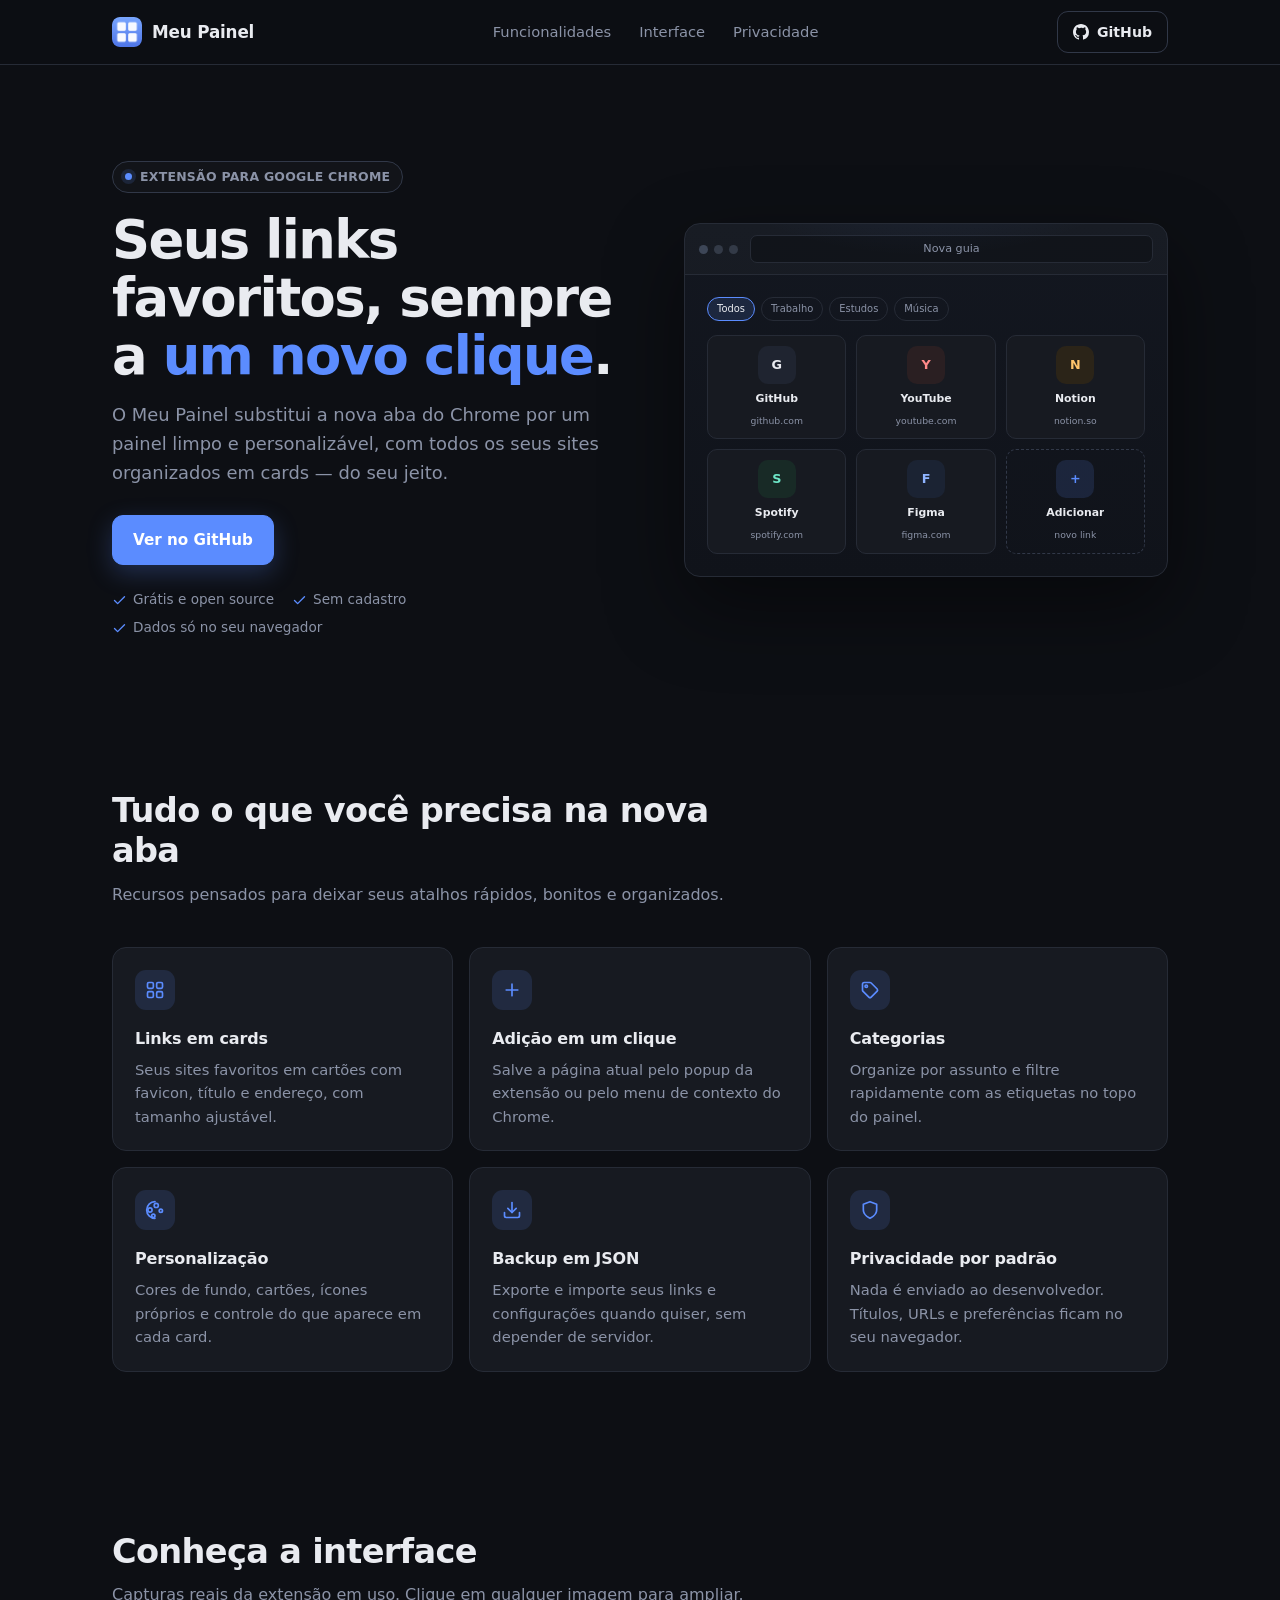
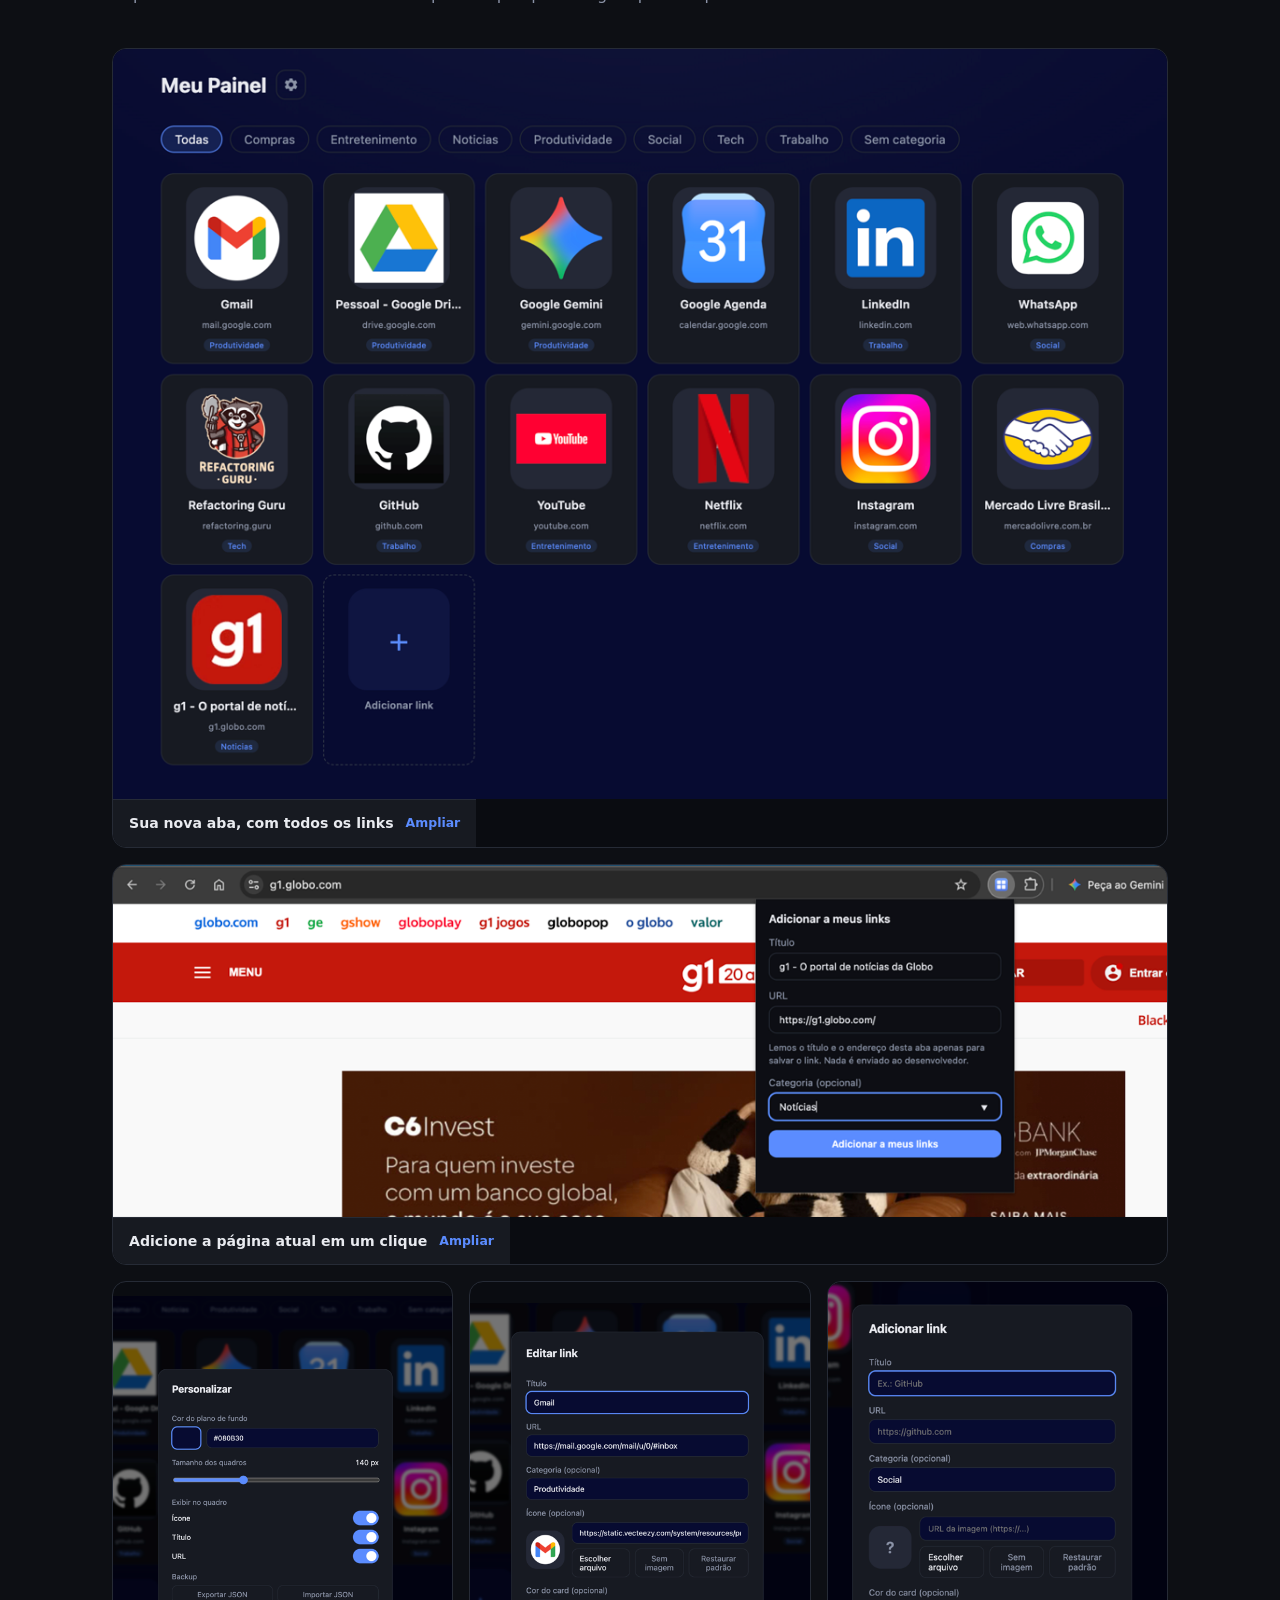
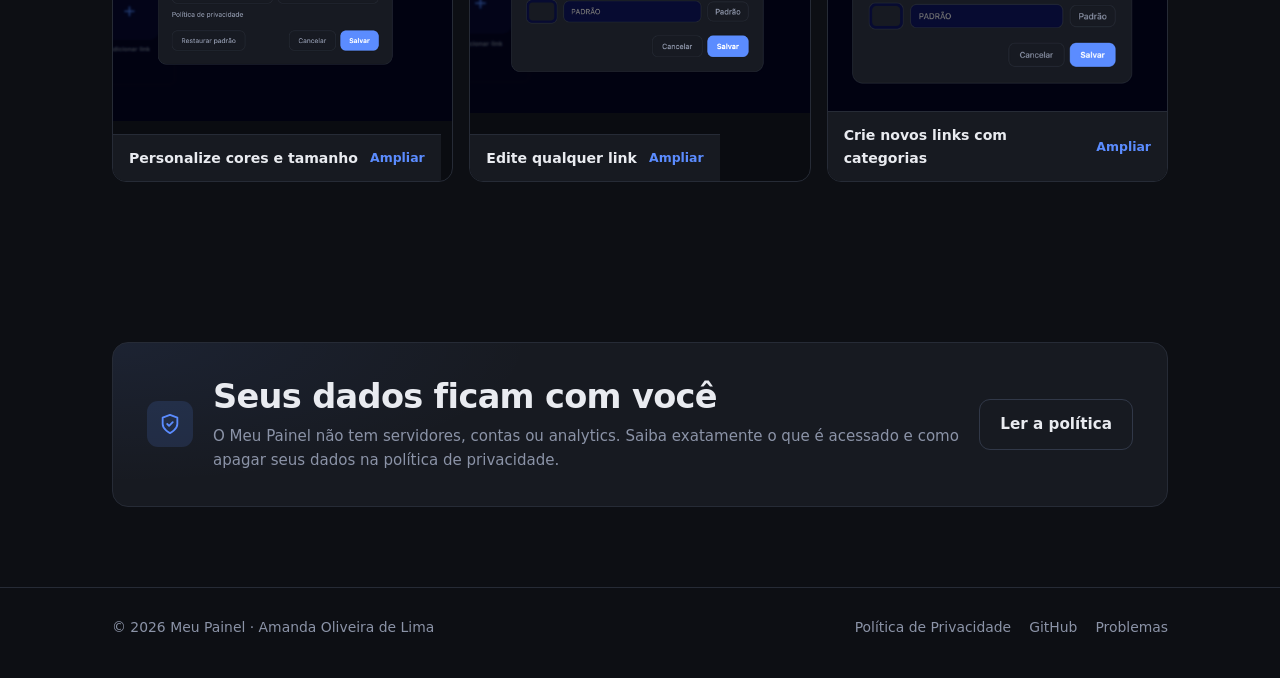
<file: docs/index.html>
<!DOCTYPE html>
<html lang="pt-BR">
<head>
  <meta charset="UTF-8" />
  <meta name="viewport" content="width=device-width, initial-scale=1" />
  <meta name="theme-color" content="#0d0f14" />
  <link rel="icon" href="icon128.png" type="image/png" />
  <title>Meu Painel — Extensão para Google Chrome</title>
  <meta name="description" content="Meu Painel transforma a nova aba do Chrome em um painel de links favoritos em cards. Seus dados ficam apenas no seu navegador." />
  <style>
    :root {
      color-scheme: dark;
      --bg: #0d0f14;
      --bg-glow: rgba(91, 140, 255, 0.16);
      --card: #171a21;
      --card-hover: #1e222b;
      --border: #262b36;
      --border-strong: #313848;
      --surface-2: #232836;
      --text: #e9ebf0;
      --muted: #8b93a7;
      --accent: #5b8cff;
      --accent-soft: rgba(91, 140, 255, 0.14);
      --radius: 16px;
      --maxw: 1120px;
      --font: system-ui, -apple-system, "Segoe UI", Roboto, sans-serif;
    }

    * { box-sizing: border-box; }

    html { scroll-behavior: smooth; }

    body {
      margin: 0;
      background:
        radial-gradient(1200px 600px at 50% -10%, var(--bg-glow), transparent 60%),
        var(--bg);
      color: var(--text);
      font-family: var(--font);
      line-height: 1.6;
      -webkit-font-smoothing: antialiased;
    }

    a { color: inherit; }

    img, svg { display: block; max-width: 100%; }

    .wrap {
      width: 100%;
      max-width: var(--maxw);
      margin: 0 auto;
      padding: 0 clamp(18px, 4vw, 32px);
    }

    /* ---------- Header ---------- */
    .site-header {
      position: sticky;
      top: 0;
      z-index: 20;
      background: rgba(13, 15, 20, 0.78);
      border-bottom: 1px solid var(--border);
      backdrop-filter: blur(12px);
      -webkit-backdrop-filter: blur(12px);
    }

    .site-header .wrap {
      display: flex;
      align-items: center;
      justify-content: space-between;
      gap: 16px;
      min-height: 64px;
    }

    .brand {
      display: inline-flex;
      align-items: center;
      gap: 10px;
      font-weight: 700;
      font-size: 1.05rem;
      letter-spacing: -0.01em;
      text-decoration: none;
      white-space: nowrap;
    }

    .brand img {
      width: 30px;
      height: 30px;
      border-radius: 8px;
    }

    .nav {
      display: flex;
      align-items: center;
      gap: 4px;
    }

    .nav a {
      padding: 8px 12px;
      border-radius: 9px;
      color: var(--muted);
      font-size: 0.92rem;
      text-decoration: none;
      transition: color .15s, background .15s;
    }

    .nav a:hover,
    .nav a:focus-visible {
      color: var(--text);
      background: var(--surface-2);
    }

    /* ---------- Buttons ---------- */
    .btn {
      display: inline-flex;
      align-items: center;
      justify-content: center;
      gap: 8px;
      padding: 12px 20px;
      border: 1px solid var(--border-strong);
      border-radius: 11px;
      background: transparent;
      color: var(--text);
      font: inherit;
      font-weight: 600;
      font-size: 0.95rem;
      text-decoration: none;
      transition: background .15s, border-color .15s, transform .15s;
    }

    .btn:hover { background: var(--surface-2); }
    .btn:active { transform: translateY(1px); }

    .btn-primary {
      background: var(--accent);
      border-color: var(--accent);
      color: #fff;
      box-shadow: 0 8px 24px rgba(91, 140, 255, 0.25);
    }

    .btn-primary:hover { background: #6d99ff; border-color: #6d99ff; }

    .btn-sm { padding: 9px 15px; font-size: 0.88rem; }

    :focus-visible {
      outline: 2px solid var(--accent);
      outline-offset: 3px;
    }

    /* ---------- Hero ---------- */
    .hero {
      display: grid;
      grid-template-columns: minmax(0, 1.05fr) minmax(0, 1fr);
      align-items: center;
      gap: clamp(32px, 6vw, 64px);
      padding: clamp(48px, 8vw, 96px) 0 clamp(40px, 6vw, 72px);
    }

    .eyebrow {
      display: inline-flex;
      align-items: center;
      gap: 8px;
      margin: 0 0 18px;
      padding: 5px 12px;
      border: 1px solid var(--border-strong);
      border-radius: 999px;
      background: rgba(255, 255, 255, 0.02);
      color: var(--muted);
      font-size: 0.78rem;
      font-weight: 600;
      letter-spacing: 0.02em;
      text-transform: uppercase;
    }

    .eyebrow .dot {
      width: 7px;
      height: 7px;
      border-radius: 50%;
      background: var(--accent);
      box-shadow: 0 0 0 4px var(--accent-soft);
    }

    h1 {
      margin: 0 0 16px;
      font-size: clamp(2rem, 5.4vw, 3.3rem);
      line-height: 1.1;
      letter-spacing: -0.03em;
      text-wrap: balance;
    }

    h1 em {
      font-style: normal;
      color: var(--accent);
    }

    .lead {
      margin: 0 0 28px;
      max-width: 46ch;
      color: var(--muted);
      font-size: clamp(1rem, 2.2vw, 1.12rem);
    }

    .hero-actions {
      display: flex;
      flex-wrap: wrap;
      gap: 12px;
    }

    .hero-note {
      display: flex;
      flex-wrap: wrap;
      gap: 6px 18px;
      margin: 24px 0 0;
      padding: 0;
      list-style: none;
      color: var(--muted);
      font-size: 0.85rem;
    }

    .hero-note li { display: inline-flex; align-items: center; gap: 6px; }
    .hero-note svg { color: var(--accent); flex: 0 0 auto; }

    /* ---------- Mockup ---------- */
    .mockup {
      position: relative;
      border: 1px solid var(--border);
      border-radius: var(--radius);
      background: linear-gradient(180deg, #131720, #10131a);
      box-shadow: 0 30px 80px rgba(0, 0, 0, 0.45);
      overflow: hidden;
    }

    .mockup::before {
      content: "";
      position: absolute;
      inset: -40% -20% auto;
      height: 70%;
      background: radial-gradient(60% 100% at 50% 0%, rgba(91, 140, 255, 0.18), transparent 70%);
      pointer-events: none;
    }

    .mockup-bar {
      display: flex;
      align-items: center;
      gap: 12px;
      padding: 11px 14px;
      border-bottom: 1px solid var(--border);
      background: rgba(255, 255, 255, 0.02);
    }

    .dots { display: flex; gap: 6px; }
    .dots span {
      width: 9px;
      height: 9px;
      border-radius: 50%;
      background: #333a47;
    }
    .dots span:first-child { background: #3d4657; }

    .mockup-url {
      flex: 1;
      padding: 4px 10px;
      border: 1px solid var(--border);
      border-radius: 7px;
      background: rgba(13, 15, 20, 0.6);
      color: var(--muted);
      font-size: 0.7rem;
      text-align: center;
      white-space: nowrap;
      overflow: hidden;
      text-overflow: ellipsis;
    }

    .mockup-body { padding: clamp(14px, 3vw, 22px); }

    .mockup-chips {
      display: flex;
      gap: 6px;
      margin-bottom: 14px;
      overflow: hidden;
    }

    .mockup-chips span {
      padding: 3px 9px;
      border: 1px solid var(--border);
      border-radius: 999px;
      color: var(--muted);
      font-size: 0.62rem;
      white-space: nowrap;
    }

    .mockup-chips span.active {
      border-color: var(--accent);
      background: var(--accent-soft);
      color: var(--text);
    }

    .mockup-grid {
      display: grid;
      grid-template-columns: repeat(3, 1fr);
      gap: 10px;
    }

    .mini-card {
      display: flex;
      flex-direction: column;
      align-items: center;
      gap: 6px;
      padding: 10px 6px;
      border: 1px solid var(--border);
      border-radius: 10px;
      background: var(--card);
      text-align: center;
    }

    .mini-avatar {
      display: grid;
      place-items: center;
      width: clamp(26px, 7vw, 38px);
      aspect-ratio: 1;
      border-radius: 10px;
      background: var(--surface-2);
      color: var(--text);
      font-size: clamp(0.62rem, 1.6vw, 0.8rem);
      font-weight: 700;
    }

    .mini-card b {
      max-width: 100%;
      color: var(--text);
      font-size: clamp(0.55rem, 1.4vw, 0.68rem);
      font-weight: 600;
      white-space: nowrap;
      overflow: hidden;
      text-overflow: ellipsis;
    }

    .mini-card small {
      max-width: 100%;
      color: var(--muted);
      font-size: clamp(0.5rem, 1.2vw, 0.58rem);
      white-space: nowrap;
      overflow: hidden;
      text-overflow: ellipsis;
    }

    .mini-add {
      border-style: dashed;
      border-color: var(--border-strong);
      background: transparent;
      color: var(--muted);
    }
    .mini-add .mini-avatar { background: var(--accent-soft); color: var(--accent); }

    /* ---------- Sections ---------- */
    section { padding: clamp(44px, 7vw, 80px) 0; }

    .section-head {
      max-width: 640px;
      margin-bottom: clamp(24px, 4vw, 40px);
    }

    h2 {
      margin: 0 0 10px;
      font-size: clamp(1.45rem, 3.6vw, 2.1rem);
      line-height: 1.2;
      letter-spacing: -0.02em;
    }

    .section-head p {
      margin: 0;
      color: var(--muted);
    }

    /* ---------- Features ---------- */
    .features {
      display: grid;
      grid-template-columns: repeat(auto-fit, minmax(min(100%, 270px), 1fr));
      gap: 16px;
    }

    .feature {
      padding: 22px;
      border: 1px solid var(--border);
      border-radius: 14px;
      background: var(--card);
      transition: border-color .15s, background .15s, transform .15s;
    }

    .feature:hover {
      border-color: var(--border-strong);
      background: var(--card-hover);
      transform: translateY(-2px);
    }

    .feature-icon {
      display: grid;
      place-items: center;
      width: 40px;
      height: 40px;
      margin-bottom: 16px;
      border-radius: 11px;
      background: var(--accent-soft);
      color: var(--accent);
    }

    .feature h3 {
      margin: 0 0 6px;
      font-size: 1rem;
      letter-spacing: -0.01em;
    }

    .feature p {
      margin: 0;
      color: var(--muted);
      font-size: 0.92rem;
    }

    /* ---------- Screenshots ---------- */
    .shots {
      display: grid;
      gap: 16px;
    }

    .shot {
      display: flex;
      flex-direction: column;
      width: 100%;
      margin: 0;
      padding: 0;
      border: 1px solid var(--border);
      border-radius: 14px;
      background: #0a0c11;
      color: var(--text);
      font: inherit;
      text-align: left;
      cursor: zoom-in;
      overflow: hidden;
      transition: border-color .15s, transform .15s, box-shadow .15s;
    }

    .shot:hover {
      border-color: var(--border-strong);
      transform: translateY(-2px);
      box-shadow: 0 18px 44px rgba(0, 0, 0, 0.38);
    }

    .shot img {
      display: block;
      flex: 1 1 auto;
      width: 100%;
      height: auto;
      min-height: 0;
      object-fit: contain;
    }

    .shot-cap {
      display: flex;
      align-items: center;
      justify-content: space-between;
      gap: 12px;
      padding: 12px 16px;
      border-top: 1px solid var(--border);
      background: var(--card);
      color: var(--text);
      font-size: 0.88rem;
      font-weight: 600;
    }

    .shot-zoom {
      flex: 0 0 auto;
      color: var(--accent);
      font-size: 0.78rem;
      font-weight: 600;
    }

    .shots-dialogs {
      display: grid;
      grid-template-columns: repeat(auto-fit, minmax(min(100%, 220px), 1fr));
      gap: 16px;
    }

    /* ---------- Lightbox ---------- */
    .lightbox {
      width: fit-content;
      min-width: min(320px, 92vw);
      max-width: min(1100px, 94vw);
      max-height: 92vh;
      padding: 0;
      border: 1px solid var(--border-strong);
      border-radius: 14px;
      background: #0a0c11;
      color: var(--text);
      overflow: hidden;
    }

    .lightbox::backdrop {
      background: rgba(5, 7, 11, 0.85);
      backdrop-filter: blur(4px);
      -webkit-backdrop-filter: blur(4px);
    }

    .lightbox img {
      display: block;
      max-width: 100%;
      max-height: 78vh;
      margin: 0 auto;
      object-fit: contain;
    }

    .lb-bar {
      display: flex;
      flex-wrap: wrap;
      align-items: center;
      justify-content: space-between;
      gap: 10px 16px;
      padding: 12px 16px;
      border-top: 1px solid var(--border);
      background: var(--card);
    }

    .lb-caption {
      flex: 1 1 240px;
      margin: 0;
      color: var(--muted);
      font-size: 0.88rem;
    }

    .lb-controls {
      display: flex;
      gap: 8px;
    }

    .lb-btn {
      display: grid;
      place-items: center;
      width: 34px;
      height: 34px;
      padding: 0;
      border: 1px solid var(--border-strong);
      border-radius: 9px;
      background: transparent;
      color: var(--text);
      font: inherit;
      font-size: 1rem;
      line-height: 1;
      cursor: pointer;
      transition: background .15s, border-color .15s;
    }

    .lb-btn:hover { background: var(--surface-2); }

    /* ---------- Privacy ---------- */
    .privacy-card {
      display: flex;
      flex-wrap: wrap;
      align-items: center;
      gap: 20px;
      padding: clamp(24px, 4vw, 34px);
      border: 1px solid var(--border);
      border-radius: var(--radius);
      background:
        radial-gradient(600px 200px at 0% 0%, rgba(91, 140, 255, 0.08), transparent 70%),
        var(--card);
    }

    .privacy-card .feature-icon {
      margin: 0;
      width: 46px;
      height: 46px;
    }

    .privacy-text { flex: 1 1 320px; }

    .privacy-text h2 { margin-bottom: 6px; }

    .privacy-text p {
      margin: 0;
      color: var(--muted);
      font-size: 0.94rem;
    }

    /* ---------- Footer ---------- */
    .site-footer {
      border-top: 1px solid var(--border);
      padding: 28px 0 40px;
      color: var(--muted);
      font-size: 0.87rem;
    }

    .site-footer .wrap {
      display: flex;
      flex-wrap: wrap;
      align-items: center;
      justify-content: space-between;
      gap: 12px 24px;
    }

    .footer-links {
      display: flex;
      flex-wrap: wrap;
      gap: 18px;
    }

    .footer-links a {
      color: var(--muted);
      text-decoration: none;
    }

    .footer-links a:hover { color: var(--text); }

    /* ---------- Responsive ---------- */
    @media (max-width: 900px) {
      .hero {
        grid-template-columns: 1fr;
        padding-top: clamp(36px, 7vw, 56px);
      }

      .hero-copy { order: 1; }
      .mockup { order: 2; max-width: 560px; }
      .lead { max-width: none; }
    }

    @media (max-width: 640px) {
      .nav { display: none; }
      .site-header .wrap { min-height: 58px; }
      .hero-actions .btn { flex: 1 1 auto; }
      .site-footer .wrap { flex-direction: column; align-items: flex-start; }
    }

    @media (max-width: 380px) {
      .mockup-grid { gap: 7px; }
      .mini-card { padding: 8px 4px; }
    }

    @media (prefers-reduced-motion: reduce) {
      html { scroll-behavior: auto; }
      *, *::before, *::after {
        transition-duration: 0.01ms !important;
        animation-duration: 0.01ms !important;
      }
    }
  </style>
</head>
<body>
  <header class="site-header">
    <div class="wrap">
      <a class="brand" href="#top">
        <img src="icon128.png" alt="" width="30" height="30" />
        Meu Painel
      </a>
      <nav class="nav" aria-label="Navegação principal">
        <a href="#funcionalidades">Funcionalidades</a>
        <a href="#interface">Interface</a>
        <a href="privacy.html">Privacidade</a>
      </nav>
      <a class="btn btn-sm" href="https://github.com/aolivma/meu-painel">
        <svg width="16" height="16" viewBox="0 0 16 16" fill="currentColor" aria-hidden="true">
          <path d="M8 0C3.58 0 0 3.58 0 8c0 3.54 2.29 6.53 5.47 7.59.4.07.55-.17.55-.38 0-.19-.01-.82-.01-1.49-2.01.37-2.53-.49-2.69-.94-.09-.23-.48-.94-.82-1.13-.28-.15-.68-.52-.01-.53.63-.01 1.08.58 1.23.82.72 1.21 1.87.87 2.33.66.07-.52.28-.87.51-1.07-1.78-.2-3.64-.89-3.64-3.95 0-.87.31-1.59.82-2.15-.08-.2-.36-1.02.08-2.12 0 0 .67-.21 2.2.82a7.4 7.4 0 0 1 2-.27c.68 0 1.36.09 2 .27 1.53-1.04 2.2-.82 2.2-.82.44 1.1.16 1.92.08 2.12.51.56.82 1.27.82 2.15 0 3.07-1.87 3.75-3.65 3.95.29.25.54.73.54 1.48 0 1.07-.01 1.93-.01 2.2 0 .21.15.46.55.38A8.01 8.01 0 0 0 16 8c0-4.42-3.58-8-8-8Z"/>
        </svg>
        GitHub
      </a>
    </div>
  </header>

  <main id="top">
    <div class="wrap">
      <section class="hero" aria-labelledby="hero-title">
        <div class="hero-copy">
          <p class="eyebrow"><span class="dot"></span>Extensão para Google Chrome</p>
          <h1 id="hero-title">Seus links favoritos, sempre a <em>um novo clique</em>.</h1>
          <p class="lead">
            O Meu Painel substitui a nova aba do Chrome por um painel limpo e personalizável,
            com todos os seus sites organizados em cards — do seu jeito.
          </p>
          <div class="hero-actions">
            <a class="btn btn-primary" href="https://github.com/aolivma/meu-painel">
              Ver no GitHub
            </a>
          </div>
          <ul class="hero-note">
            <li>
              <svg width="15" height="15" viewBox="0 0 24 24" fill="none" stroke="currentColor" stroke-width="2.2" stroke-linecap="round" stroke-linejoin="round" aria-hidden="true"><path d="M20 6 9 17l-5-5"/></svg>
              Grátis e open source
            </li>
            <li>
              <svg width="15" height="15" viewBox="0 0 24 24" fill="none" stroke="currentColor" stroke-width="2.2" stroke-linecap="round" stroke-linejoin="round" aria-hidden="true"><path d="M20 6 9 17l-5-5"/></svg>
              Sem cadastro
            </li>
            <li>
              <svg width="15" height="15" viewBox="0 0 24 24" fill="none" stroke="currentColor" stroke-width="2.2" stroke-linecap="round" stroke-linejoin="round" aria-hidden="true"><path d="M20 6 9 17l-5-5"/></svg>
              Dados só no seu navegador
            </li>
          </ul>
        </div>

        <div class="mockup" role="img" aria-label="Prévia do painel com cards de links, categorias e botão de adicionar">
          <div class="mockup-bar">
            <div class="dots" aria-hidden="true"><span></span><span></span><span></span></div>
            <div class="mockup-url">Nova guia</div>
          </div>
          <div class="mockup-body">
            <div class="mockup-chips" aria-hidden="true">
              <span class="active">Todos</span>
              <span>Trabalho</span>
              <span>Estudos</span>
              <span>Música</span>
            </div>
            <div class="mockup-grid">
              <div class="mini-card">
                <span class="mini-avatar" style="background:#1f2430;color:#e9ebf0">G</span>
                <b>GitHub</b>
                <small>github.com</small>
              </div>
              <div class="mini-card">
                <span class="mini-avatar" style="background:#2a1f22;color:#ff8a8a">Y</span>
                <b>YouTube</b>
                <small>youtube.com</small>
              </div>
              <div class="mini-card">
                <span class="mini-avatar" style="background:#2b2418;color:#ffc46b">N</span>
                <b>Notion</b>
                <small>notion.so</small>
              </div>
              <div class="mini-card">
                <span class="mini-avatar" style="background:#182a26;color:#6ee7c8">S</span>
                <b>Spotify</b>
                <small>spotify.com</small>
              </div>
              <div class="mini-card">
                <span class="mini-avatar" style="background:#1b2333;color:#8fb4ff">F</span>
                <b>Figma</b>
                <small>figma.com</small>
              </div>
              <div class="mini-card mini-add">
                <span class="mini-avatar" aria-hidden="true">+</span>
                <b>Adicionar</b>
                <small>novo link</small>
              </div>
            </div>
          </div>
        </div>
      </section>
    </div>

    <section id="funcionalidades" aria-labelledby="features-title">
      <div class="wrap">
        <div class="section-head">
          <h2 id="features-title">Tudo o que você precisa na nova aba</h2>
          <p>Recursos pensados para deixar seus atalhos rápidos, bonitos e organizados.</p>
        </div>
        <div class="features">
          <article class="feature">
            <div class="feature-icon" aria-hidden="true">
              <svg width="20" height="20" viewBox="0 0 24 24" fill="none" stroke="currentColor" stroke-width="2" stroke-linecap="round" stroke-linejoin="round"><rect x="3" y="3" width="7" height="7" rx="1.5"/><rect x="14" y="3" width="7" height="7" rx="1.5"/><rect x="3" y="14" width="7" height="7" rx="1.5"/><rect x="14" y="14" width="7" height="7" rx="1.5"/></svg>
            </div>
            <h3>Links em cards</h3>
            <p>Seus sites favoritos em cartões com favicon, título e endereço, com tamanho ajustável.</p>
          </article>
          <article class="feature">
            <div class="feature-icon" aria-hidden="true">
              <svg width="20" height="20" viewBox="0 0 24 24" fill="none" stroke="currentColor" stroke-width="2" stroke-linecap="round" stroke-linejoin="round"><path d="M12 5v14M5 12h14"/></svg>
            </div>
            <h3>Adição em um clique</h3>
            <p>Salve a página atual pelo popup da extensão ou pelo menu de contexto do Chrome.</p>
          </article>
          <article class="feature">
            <div class="feature-icon" aria-hidden="true">
              <svg width="20" height="20" viewBox="0 0 24 24" fill="none" stroke="currentColor" stroke-width="2" stroke-linecap="round" stroke-linejoin="round"><path d="M20.6 13.4 13.4 20.6a2 2 0 0 1-2.8 0l-7.2-7.2A2 2 0 0 1 3 12V5a2 2 0 0 1 2-2h7c.5 0 1 .2 1.4.6l7.2 7.2a2 2 0 0 1 0 2.6Z"/><circle cx="7.5" cy="7.5" r="1.5"/></svg>
            </div>
            <h3>Categorias</h3>
            <p>Organize por assunto e filtre rapidamente com as etiquetas no topo do painel.</p>
          </article>
          <article class="feature">
            <div class="feature-icon" aria-hidden="true">
              <svg width="20" height="20" viewBox="0 0 24 24" fill="none" stroke="currentColor" stroke-width="2" stroke-linecap="round" stroke-linejoin="round"><circle cx="13.5" cy="6.5" r="2.5"/><circle cx="19" cy="13" r="2"/><circle cx="6" cy="12" r="2.5"/><circle cx="10" cy="19" r="2"/><path d="M12 2a10 10 0 1 0 0 20"/></svg>
            </div>
            <h3>Personalização</h3>
            <p>Cores de fundo, cartões, ícones próprios e controle do que aparece em cada card.</p>
          </article>
          <article class="feature">
            <div class="feature-icon" aria-hidden="true">
              <svg width="20" height="20" viewBox="0 0 24 24" fill="none" stroke="currentColor" stroke-width="2" stroke-linecap="round" stroke-linejoin="round"><path d="M21 15v4a2 2 0 0 1-2 2H5a2 2 0 0 1-2-2v-4"/><path d="M7 10l5 5 5-5"/><path d="M12 15V3"/></svg>
            </div>
            <h3>Backup em JSON</h3>
            <p>Exporte e importe seus links e configurações quando quiser, sem depender de servidor.</p>
          </article>
          <article class="feature">
            <div class="feature-icon" aria-hidden="true">
              <svg width="20" height="20" viewBox="0 0 24 24" fill="none" stroke="currentColor" stroke-width="2" stroke-linecap="round" stroke-linejoin="round"><path d="M12 22s8-4 8-10V5l-8-3-8 3v7c0 6 8 10 8 10Z"/></svg>
            </div>
            <h3>Privacidade por padrão</h3>
            <p>Nada é enviado ao desenvolvedor. Títulos, URLs e preferências ficam no seu navegador.</p>
          </article>
        </div>
      </div>
    </section>

    <section id="interface" aria-labelledby="shots-title">
      <div class="wrap">
        <div class="section-head">
          <h2 id="shots-title">Conheça a interface</h2>
          <p>Capturas reais da extensão em uso. Clique em qualquer imagem para ampliar.</p>
        </div>

        <div class="shots">
          <button class="shot" type="button" data-caption="Sua nova aba, com todos os links">
            <img src="assets/screenshots/02-painel.png"
                 alt="Nova aba do Meu Painel com categorias e cards de Gmail, Google Drive, Gemini, Agenda, LinkedIn, WhatsApp, GitHub, YouTube, Netflix, Instagram, Mercado Livre e g1"
                 width="1129" height="804" loading="lazy" decoding="async" />
            <span class="shot-cap">
              <span>Sua nova aba, com todos os links</span>
              <span class="shot-zoom">Ampliar</span>
            </span>
          </button>

          <button class="shot" type="button" data-caption="Adicione a página atual em um clique">
            <img src="assets/screenshots/01-popup.png"
                 alt="Popup da extensão sobre o site g1, com título e URL preenchidos e categoria Notícias"
                 width="1200" height="401" loading="lazy" decoding="async" />
            <span class="shot-cap">
              <span>Adicione a página atual em um clique</span>
              <span class="shot-zoom">Ampliar</span>
            </span>
          </button>

          <div class="shots-dialogs">
            <button class="shot" type="button" data-caption="Personalize cores, tamanho e exibição">
              <img src="assets/screenshots/03-personalizar.png"
                   alt="Diálogo Personalizar com cor de fundo, tamanho dos quadros, opções de ícone, título e URL, além de exportar e importar JSON"
                   width="606" height="759" loading="lazy" decoding="async" />
              <span class="shot-cap">
                <span>Personalize cores e tamanho</span>
                <span class="shot-zoom">Ampliar</span>
              </span>
            </button>

            <button class="shot" type="button" data-caption="Edite qualquer link quando quiser">
              <img src="assets/screenshots/04-editar.png"
                   alt="Diálogo Editar link com campos de título, URL, categoria, ícone e cor do card preenchidos para o Gmail"
                   width="565" height="683" loading="lazy" decoding="async" />
              <span class="shot-cap">
                <span>Edite qualquer link</span>
                <span class="shot-zoom">Ampliar</span>
              </span>
            </button>

            <button class="shot" type="button" data-caption="Crie novos links com categorias">
              <img src="assets/screenshots/05-adicionar.png"
                   alt="Diálogo Adicionar link com campos vazios de título, URL, categoria, ícone e cor do card"
                   width="508" height="642" loading="lazy" decoding="async" />
              <span class="shot-cap">
                <span>Crie novos links com categorias</span>
                <span class="shot-zoom">Ampliar</span>
              </span>
            </button>
          </div>
        </div>
      </div>
    </section>

    <section aria-labelledby="privacy-title">
      <div class="wrap">
        <div class="privacy-card">
          <div class="feature-icon" aria-hidden="true">
            <svg width="22" height="22" viewBox="0 0 24 24" fill="none" stroke="currentColor" stroke-width="2" stroke-linecap="round" stroke-linejoin="round"><path d="M12 22s8-4 8-10V5l-8-3-8 3v7c0 6 8 10 8 10Z"/><path d="m9 12 2 2 4-4"/></svg>
          </div>
          <div class="privacy-text">
            <h2 id="privacy-title">Seus dados ficam com você</h2>
            <p>
              O Meu Painel não tem servidores, contas ou analytics. Saiba exatamente o que é
              acessado e como apagar seus dados na política de privacidade.
            </p>
          </div>
          <a class="btn" href="privacy.html">Ler a política</a>
        </div>
      </div>
    </section>
  </main>

  <footer class="site-footer">
    <div class="wrap">
      <span>© <span id="year">2026</span> Meu Painel · Amanda Oliveira de Lima</span>
      <nav class="footer-links" aria-label="Links do rodapé">
        <a href="privacy.html">Política de Privacidade</a>
        <a href="https://github.com/aolivma/meu-painel">GitHub</a>
        <a href="https://github.com/aolivma/meu-painel/issues">Problemas</a>
      </nav>
    </div>
  </footer>

  <dialog id="lightbox" class="lightbox" aria-labelledby="lb-caption">
    <img id="lb-img" src="assets/screenshots/02-painel.png" alt="" />
    <div class="lb-bar">
      <p id="lb-caption" class="lb-caption"></p>
      <div class="lb-controls">
        <button class="lb-btn" id="lb-prev" type="button" aria-label="Imagem anterior">‹</button>
        <button class="lb-btn" id="lb-next" type="button" aria-label="Próxima imagem">›</button>
        <button class="lb-btn" id="lb-close" type="button" aria-label="Fechar">✕</button>
      </div>
    </div>
  </dialog>

  <script>
    document.getElementById("year").textContent = new Date().getFullYear();

    const shotButtons = [...document.querySelectorAll(".shot")];
    const lightbox = document.getElementById("lightbox");
    const lbImg = document.getElementById("lb-img");
    const lbCaption = document.getElementById("lb-caption");
    const shots = shotButtons.map((button) => {
      const img = button.querySelector("img");
      return { src: img.getAttribute("src"), alt: img.alt, caption: button.dataset.caption || "" };
    });
    let activeShot = 0;

    function showShot(index) {
      activeShot = (index + shots.length) % shots.length;
      const shot = shots[activeShot];
      lbImg.src = shot.src;
      lbImg.alt = shot.alt;
      lbCaption.textContent = shot.caption;
      if (!lightbox.open) lightbox.showModal();
    }

    shotButtons.forEach((button, index) => {
      button.addEventListener("click", () => showShot(index));
    });

    document.getElementById("lb-prev").addEventListener("click", () => showShot(activeShot - 1));
    document.getElementById("lb-next").addEventListener("click", () => showShot(activeShot + 1));
    document.getElementById("lb-close").addEventListener("click", () => lightbox.close());

    lightbox.addEventListener("click", (event) => {
      if (event.target === lightbox) lightbox.close();
    });

    lightbox.addEventListener("keydown", (event) => {
      if (event.key === "ArrowLeft") showShot(activeShot - 1);
      if (event.key === "ArrowRight") showShot(activeShot + 1);
    });
  </script>
</body>
</html>
</file>
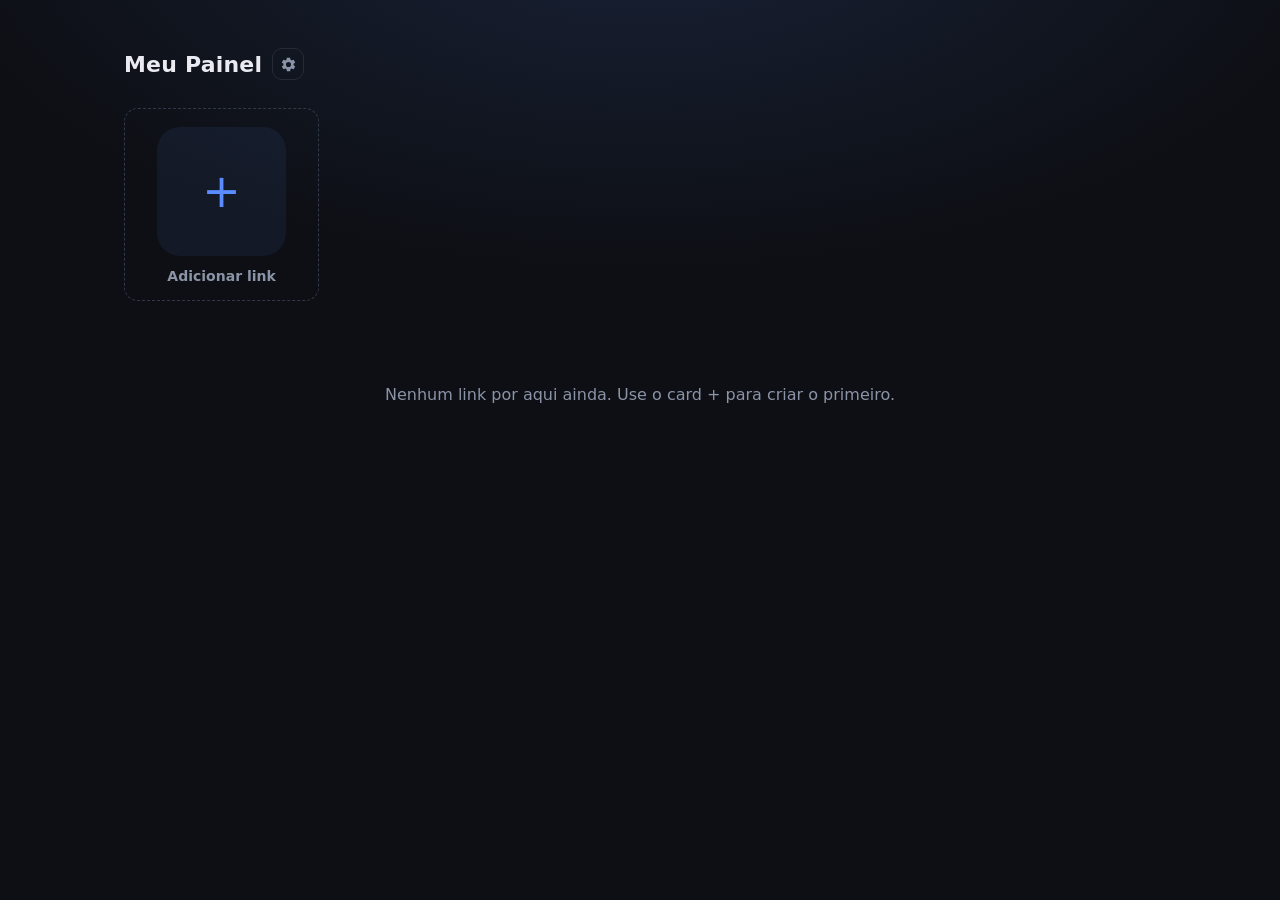
<file: newtab.html>
<!DOCTYPE html>
<html lang="pt-BR">
<head>
  <meta charset="UTF-8" />
  <meta name="viewport" content="width=device-width, initial-scale=1" />
  <title>Meu Painel</title>
  <link rel="stylesheet" href="style.css" />
</head>
<body>
  <div class="page">
    <header class="topbar">
      <div class="brand">
        <h1>Meu Painel</h1>
        <button id="settings-btn" class="gear-btn" type="button"
                title="Personalizar" aria-label="Personalizar">
          <svg viewBox="0 0 24 24" width="17" height="17" aria-hidden="true" focusable="false">
            <path fill="currentColor" d="M19.14 12.94c.04-.3.06-.61.06-.94 0-.32-.02-.64-.07-.94l2.03-1.58a.49.49 0 0 0 .12-.61l-1.92-3.32a.49.49 0 0 0-.59-.22l-2.39.96c-.5-.38-1.03-.7-1.62-.94l-.36-2.54a.48.48 0 0 0-.48-.41h-3.84a.48.48 0 0 0-.48.41l-.36 2.54c-.59.24-1.13.56-1.62.94l-2.39-.96a.49.49 0 0 0-.59.22L2.74 8.87c-.12.21-.08.47.12.61l2.03 1.58c-.05.3-.07.62-.07.94s.02.64.07.94l-2.03 1.58a.49.49 0 0 0-.12.61l1.92 3.32c.12.22.37.29.59.22l2.39-.96c.5.38 1.03.7 1.62.94l.36 2.54c.05.24.24.41.48.41h3.84c.24 0 .44-.17.48-.41l.36-2.54c.59-.24 1.13-.56 1.62-.94l2.39.96c.22.08.47 0 .59-.22l1.92-3.32a.49.49 0 0 0-.12-.61l-2.03-1.58ZM12 15.6A3.6 3.6 0 1 1 12 8.4a3.6 3.6 0 0 1 0 7.2Z"/>
          </svg>
        </button>
      </div>
    </header>

    <div id="chips" class="chips" hidden></div>

    <main id="grid" class="grid"></main>

    <p id="empty" class="empty" hidden></p>
  </div>

  <dialog id="dialog">
    <form id="form" method="dialog">
      <h2 id="dialog-heading">Adicionar link</h2>

      <label>
        Título
        <input id="input-title" type="text" required maxlength="60"
               placeholder="Ex.: GitHub" autocomplete="off" />
      </label>

      <label>
        URL
        <input id="input-url" type="text" required
               placeholder="https://github.com" autocomplete="off"
               inputmode="url" spellcheck="false" />
      </label>

      <label>
        Categoria (opcional)
        <input id="input-category" type="text" maxlength="40"
               list="category-options" placeholder="Ex.: Trabalho"
               autocomplete="off" />
      </label>
      <datalist id="category-options"></datalist>

      <div class="icon-field">
        <span class="field-label">Ícone (opcional)</span>
        <div class="icon-row">
          <span id="icon-preview" class="avatar preview"></span>
          <div class="icon-controls">
            <input id="input-icon-url" type="text" placeholder="URL da imagem (https://...)"
                   autocomplete="off" spellcheck="false" />
            <div class="icon-file-row">
              <label class="file-btn">
                Escolher arquivo
                <input id="input-icon-file" type="file" accept="image/*" hidden />
              </label>
              <button id="icon-none" type="button" class="ghost">Sem imagem</button>
              <button id="icon-reset" type="button" class="ghost">Restaurar padrão</button>
            </div>
          </div>
        </div>
      </div>

      <div class="icon-field">
        <span class="field-label">Cor do card (opcional)</span>
        <div class="color-row">
          <input id="input-card-color" type="color" value="#171a21"
                 aria-label="Cor do card" />
          <input id="input-card-color-hex" type="text" placeholder="Padrão"
                 maxlength="7" spellcheck="false" autocomplete="off"
                 aria-label="Código da cor do card" />
          <button id="card-color-reset" type="button" class="ghost">Padrão</button>
        </div>
      </div>

      <div class="actions">
        <button id="cancel-btn" type="button">Cancelar</button>
        <button class="primary" type="submit">Salvar</button>
      </div>
    </form>
  </dialog>

  <dialog id="settings-dialog">
    <form id="settings-form" method="dialog">
      <h2>Personalizar</h2>

      <div class="settings-field">
        <span class="field-label">Cor do plano de fundo</span>
        <div class="color-row">
          <input id="setting-bg" type="color" value="#0d0f14"
                 aria-label="Cor do plano de fundo" />
          <input id="setting-bg-hex" type="text" value="#0D0F14" maxlength="7"
                 spellcheck="false" autocomplete="off"
                 aria-label="Código da cor" />
        </div>
      </div>

      <div class="settings-field">
        <div class="range-header">
          <span class="field-label">Tamanho dos quadros</span>
          <span id="card-size-value" class="range-value">180 px</span>
        </div>
        <input id="setting-card-size" type="range" min="50" max="320" step="10"
               value="180" aria-label="Tamanho dos quadros" />
      </div>

      <div class="settings-field">
        <span class="field-label">Exibir no quadro</span>
        <div class="toggle-list">
          <div class="toggle-row">
            <span class="toggle-label">Ícone</span>
            <button id="toggle-icon" class="toggle-btn" type="button"
                    role="switch" aria-checked="true"
                    aria-label="Mostrar ícone"></button>
          </div>
          <div class="toggle-row">
            <span class="toggle-label">Título</span>
            <button id="toggle-title" class="toggle-btn" type="button"
                    role="switch" aria-checked="true"
                    aria-label="Mostrar título"></button>
          </div>
          <div class="toggle-row">
            <span class="toggle-label">URL</span>
            <button id="toggle-host" class="toggle-btn" type="button"
                    role="switch" aria-checked="true"
                    aria-label="Mostrar URL"></button>
          </div>
        </div>
      </div>

      <div class="settings-field">
        <span class="field-label">Backup</span>
        <div class="backup-row">
          <button id="export-btn" type="button" class="ghost">Exportar JSON</button>
          <button id="import-btn" type="button" class="ghost">Importar JSON</button>
          <input id="import-file" type="file" accept="application/json,.json" hidden />
        </div>
        <p id="backup-status" class="backup-status" hidden></p>
      </div>

      <p class="settings-privacy">
        <a id="privacy-link" href="docs/privacy.html" target="_blank" rel="noopener">
          Política de privacidade
        </a>
      </p>

      <div class="actions">
        <button id="settings-reset" type="button">Restaurar padrão</button>
        <button id="settings-cancel" type="button">Cancelar</button>
        <button class="primary" type="submit">Salvar</button>
      </div>
    </form>
  </dialog>

  <div id="context-menu" class="context-menu" hidden>
    <button id="context-delete" class="danger" type="button">Excluir link</button>
  </div>

  <script src="store.js"></script>
  <script src="newtab.js"></script>
</body>
</html>
</file>
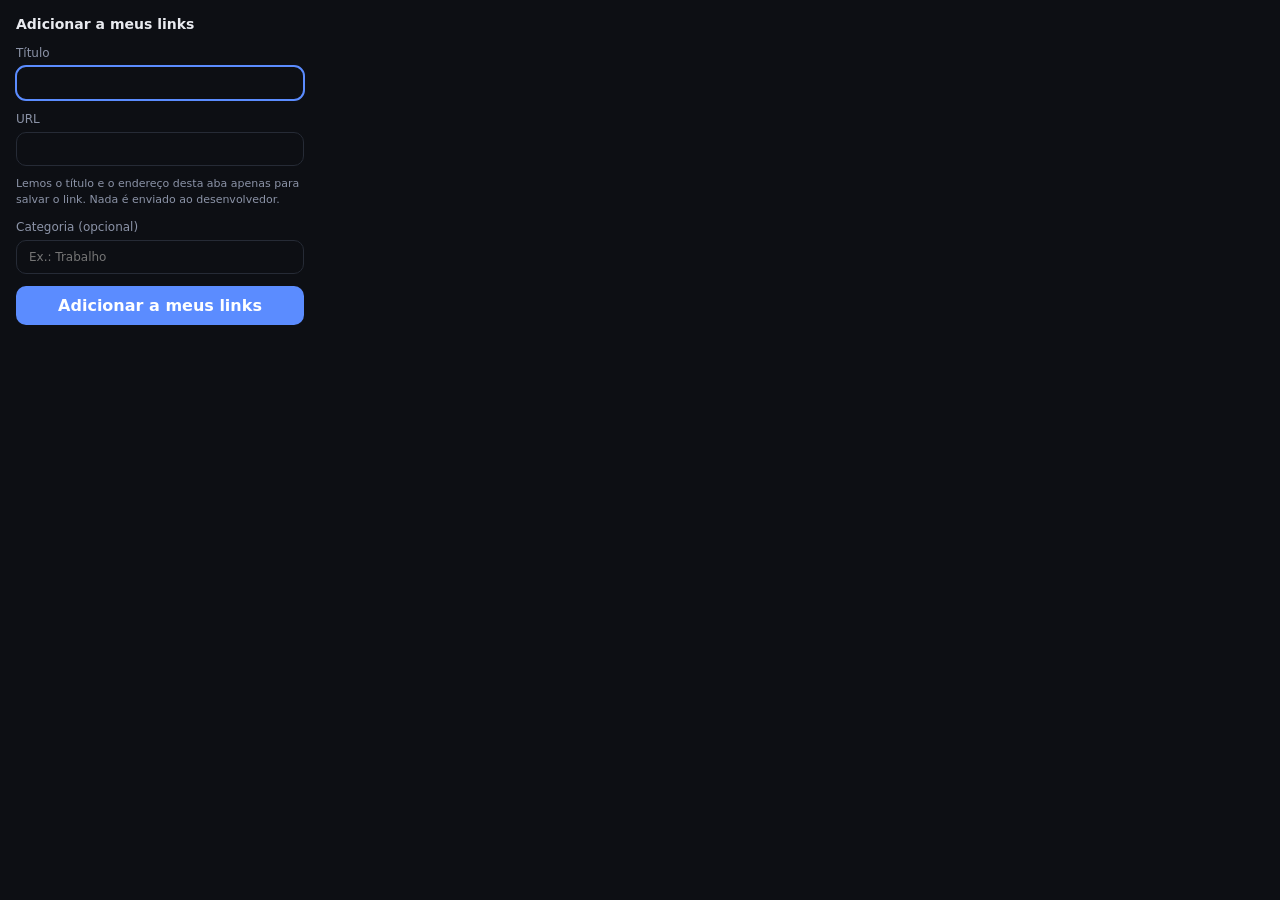
<file: popup.html>
<!DOCTYPE html>
<html lang="pt-BR">
<head>
  <meta charset="UTF-8" />
  <title>Adicionar a meus links</title>
  <link rel="stylesheet" href="popup.css" />
</head>
<body>
  <form id="form">
    <h1>Adicionar a meus links</h1>

    <label>
      Título
      <input id="title" type="text" required maxlength="60" autocomplete="off" />
    </label>

    <label>
      URL
      <input id="url" type="text" required spellcheck="false"
             autocomplete="off" inputmode="url" />
    </label>

    <p class="privacy-note">
      Lemos o título e o endereço desta aba apenas para salvar o link.
      Nada é enviado ao desenvolvedor.
    </p>

    <label>
      Categoria (opcional)
      <input id="category" type="text" maxlength="40"
             list="category-options" placeholder="Ex.: Trabalho" autocomplete="off" />
    </label>
    <datalist id="category-options"></datalist>

    <button id="submit" class="primary" type="submit">Adicionar a meus links</button>
    <p id="status" class="status"></p>
  </form>

  <script src="store.js"></script>
  <script src="popup.js"></script>
</body>
</html>
</file>
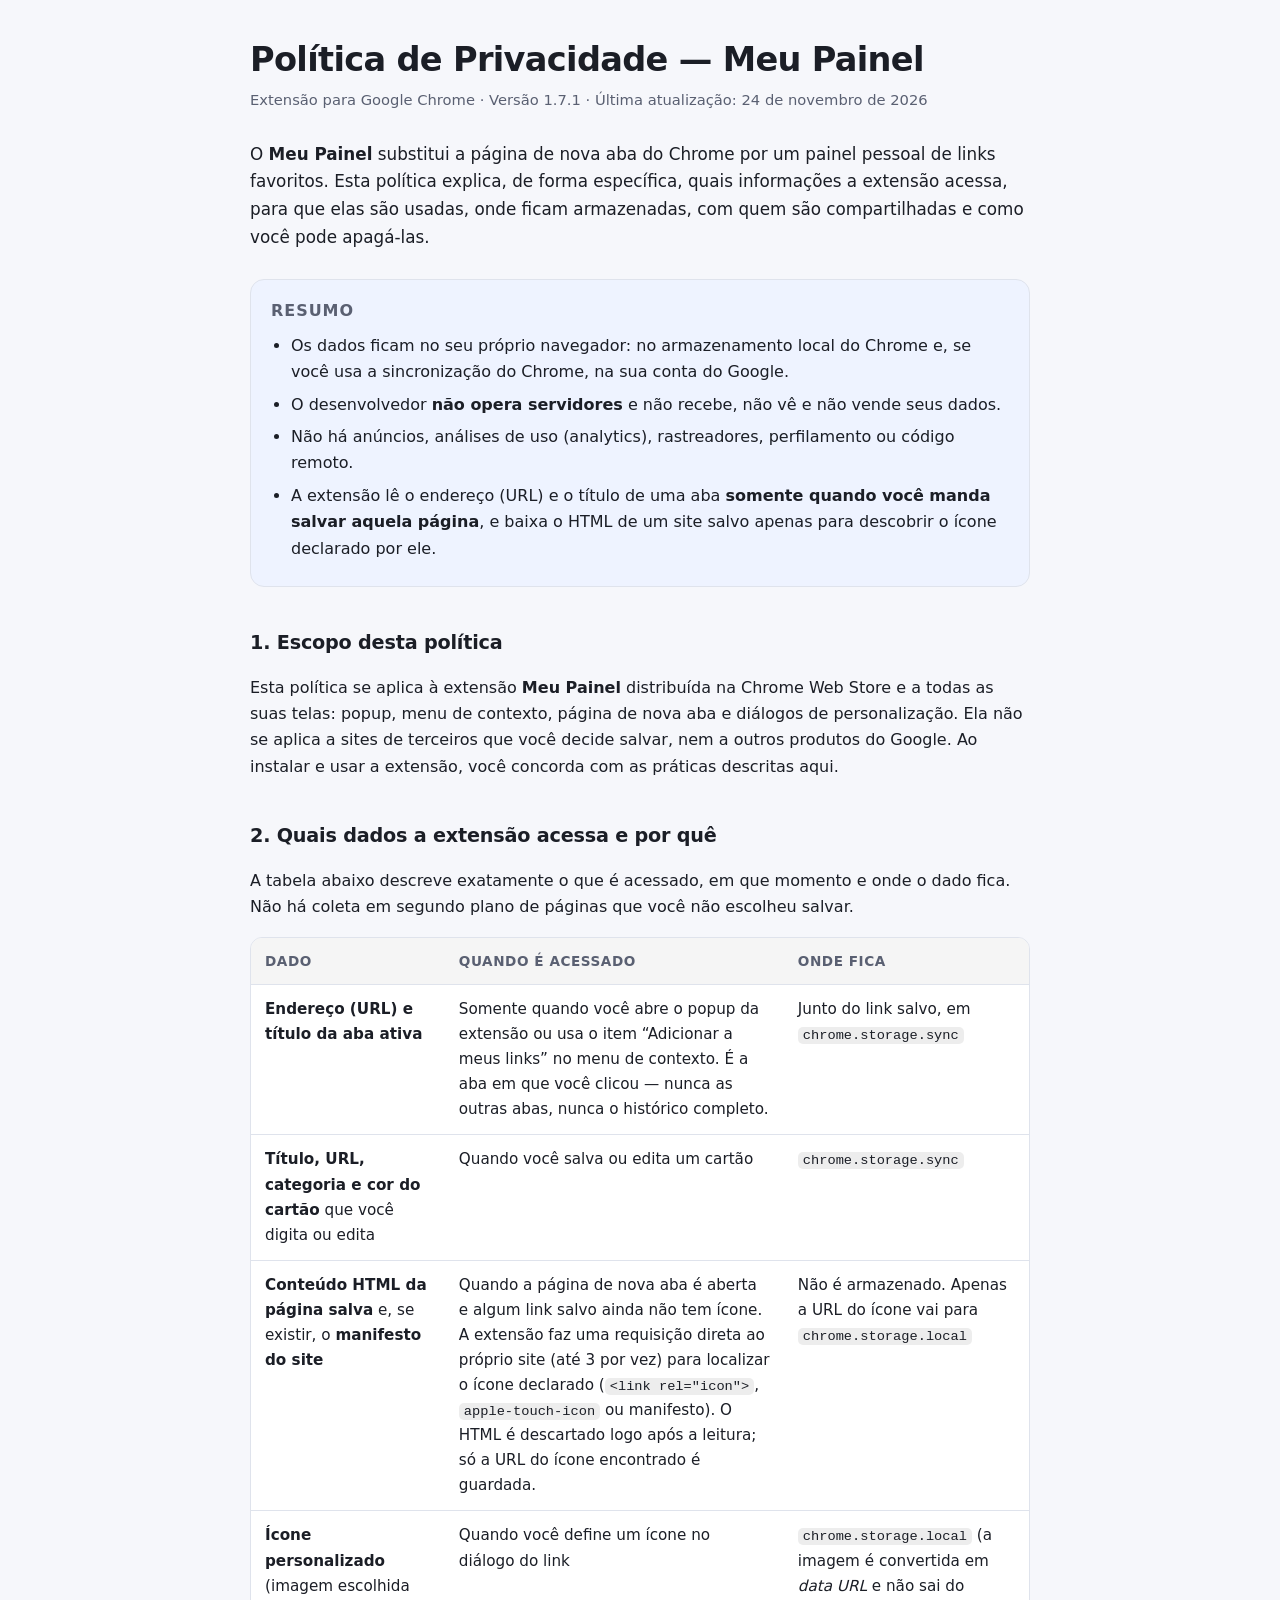
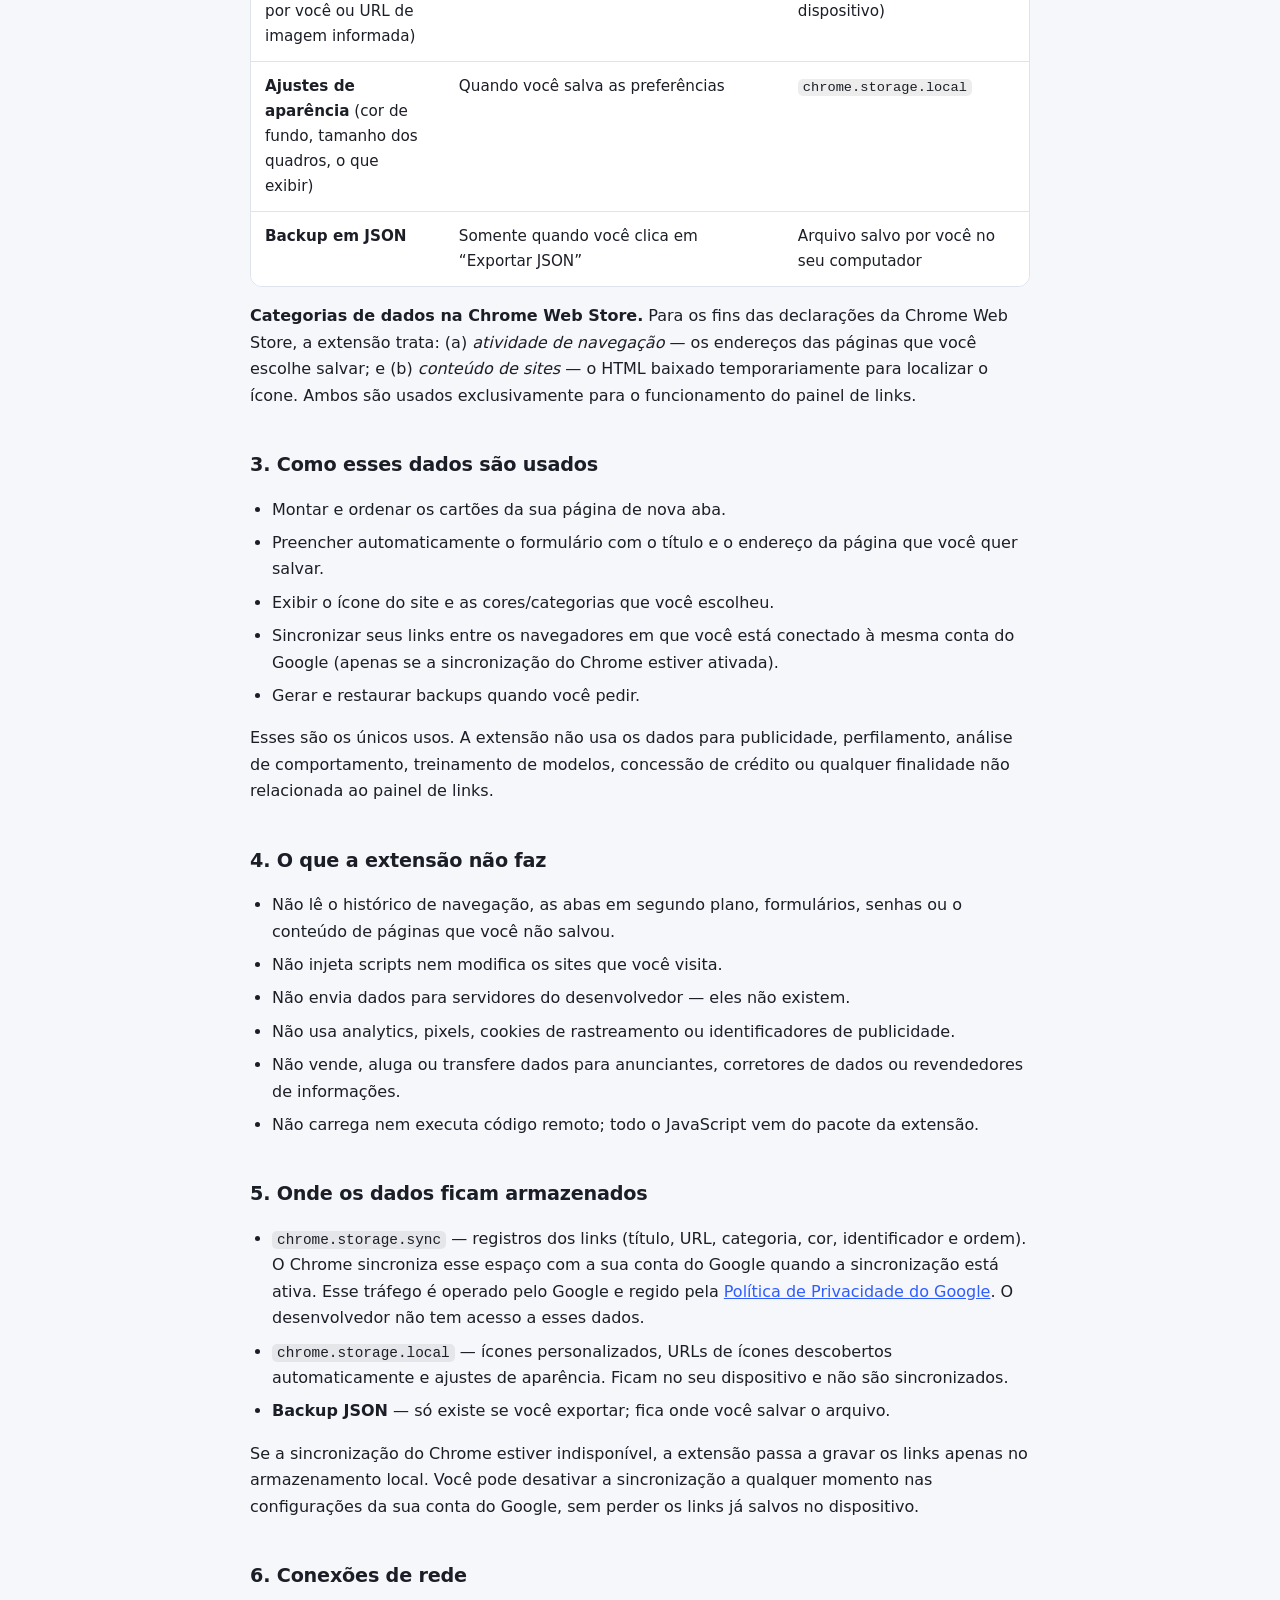
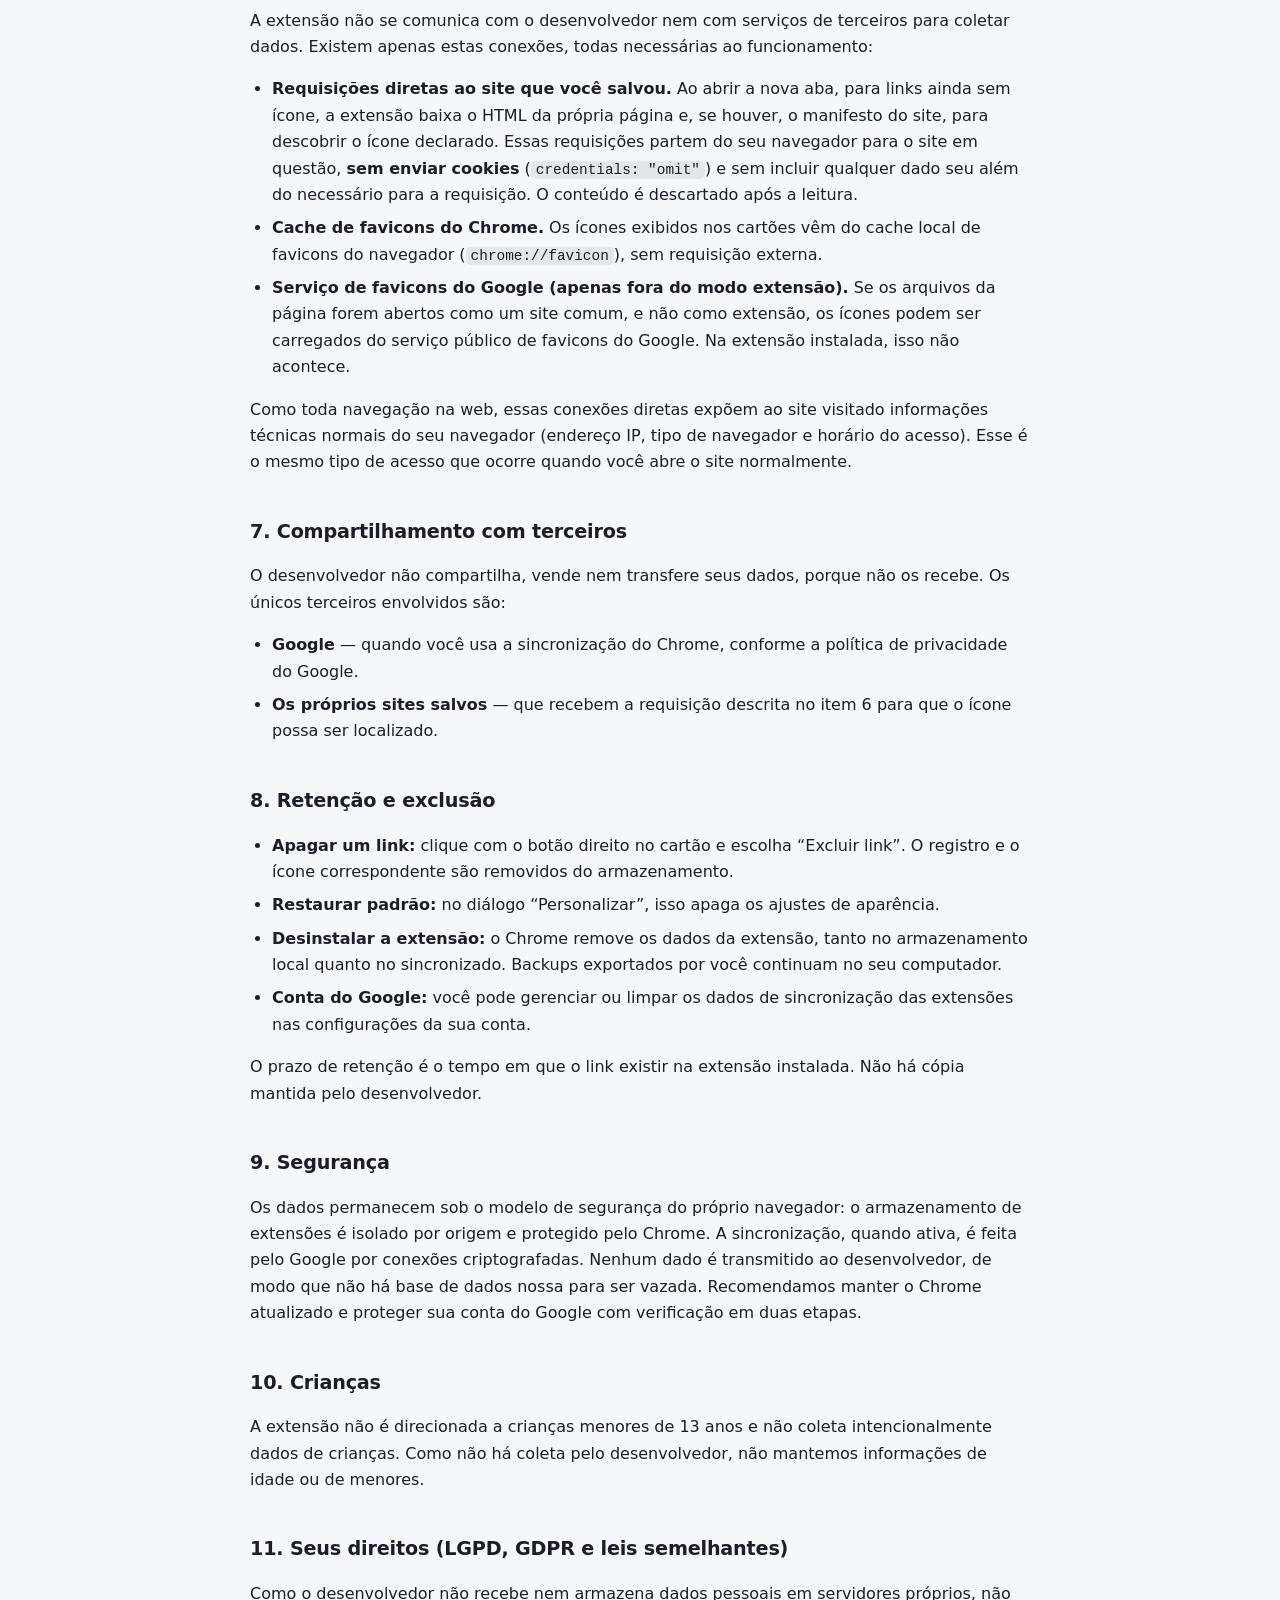
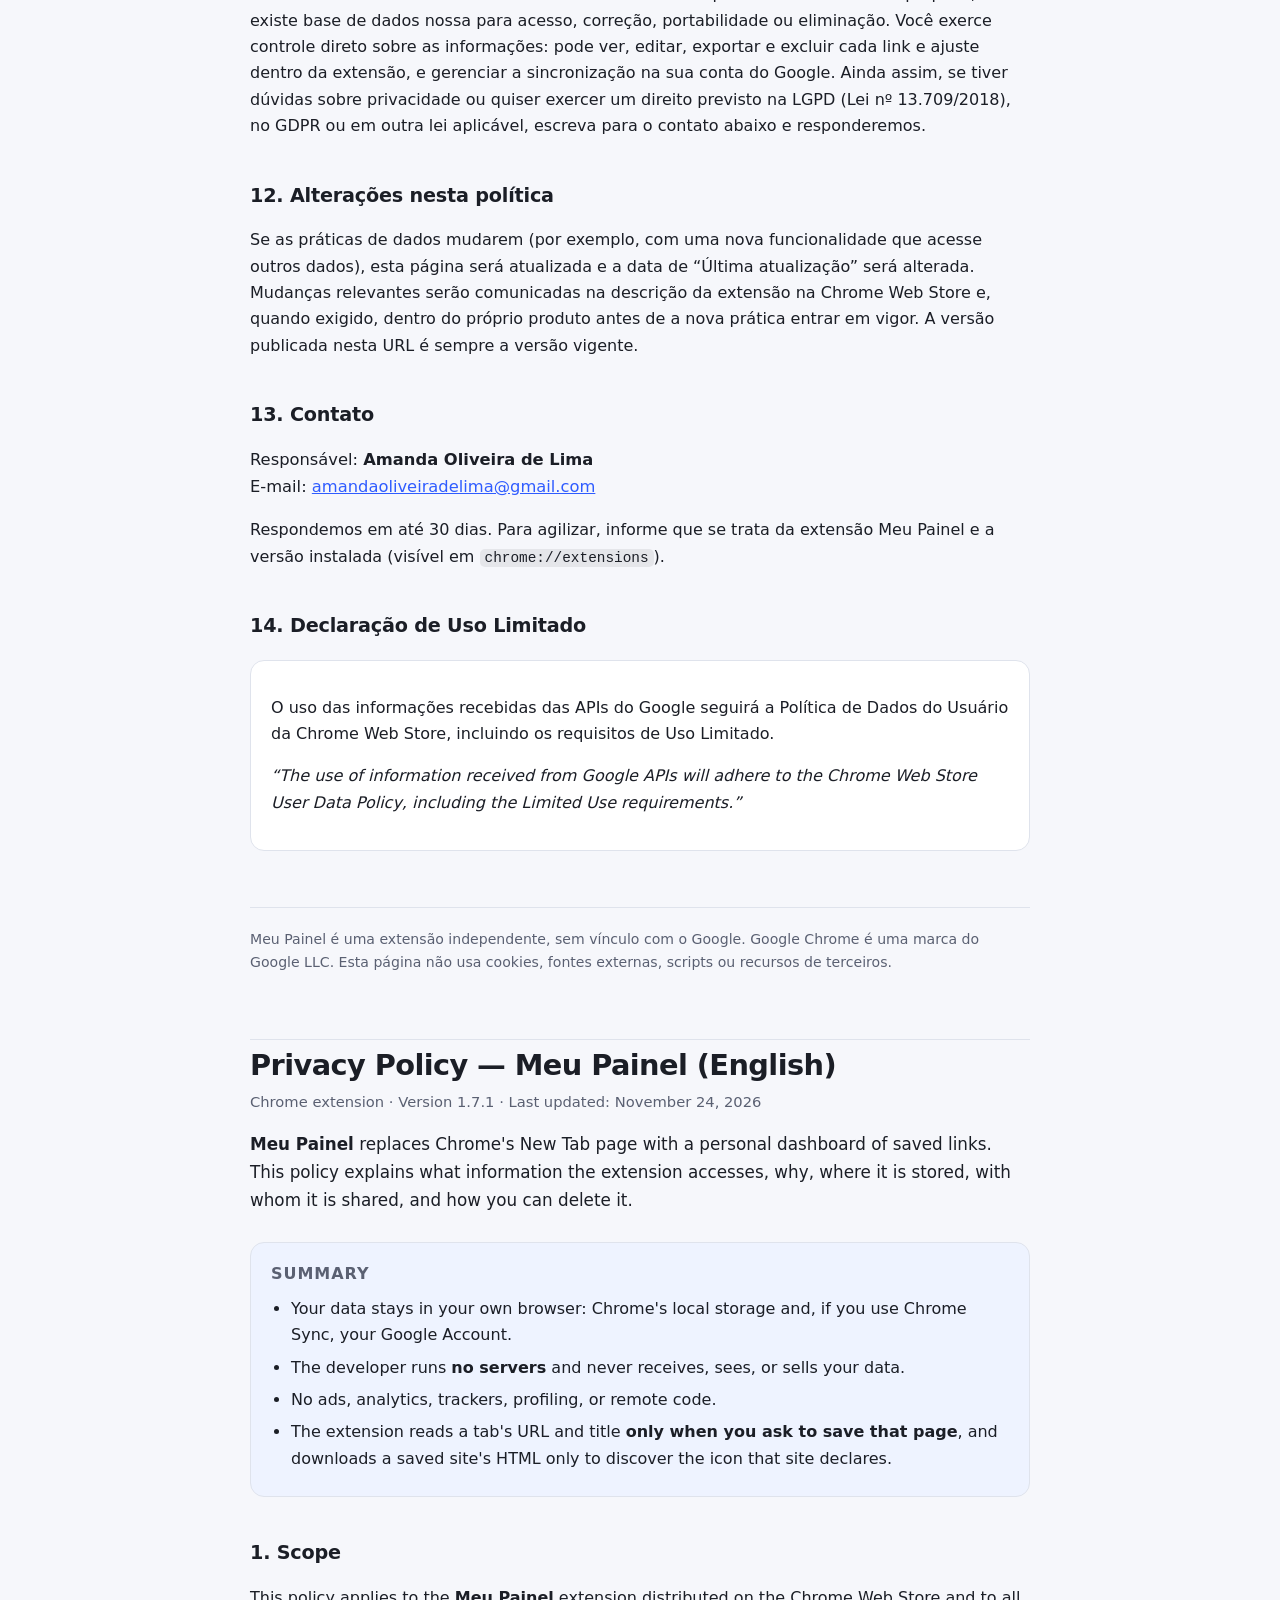
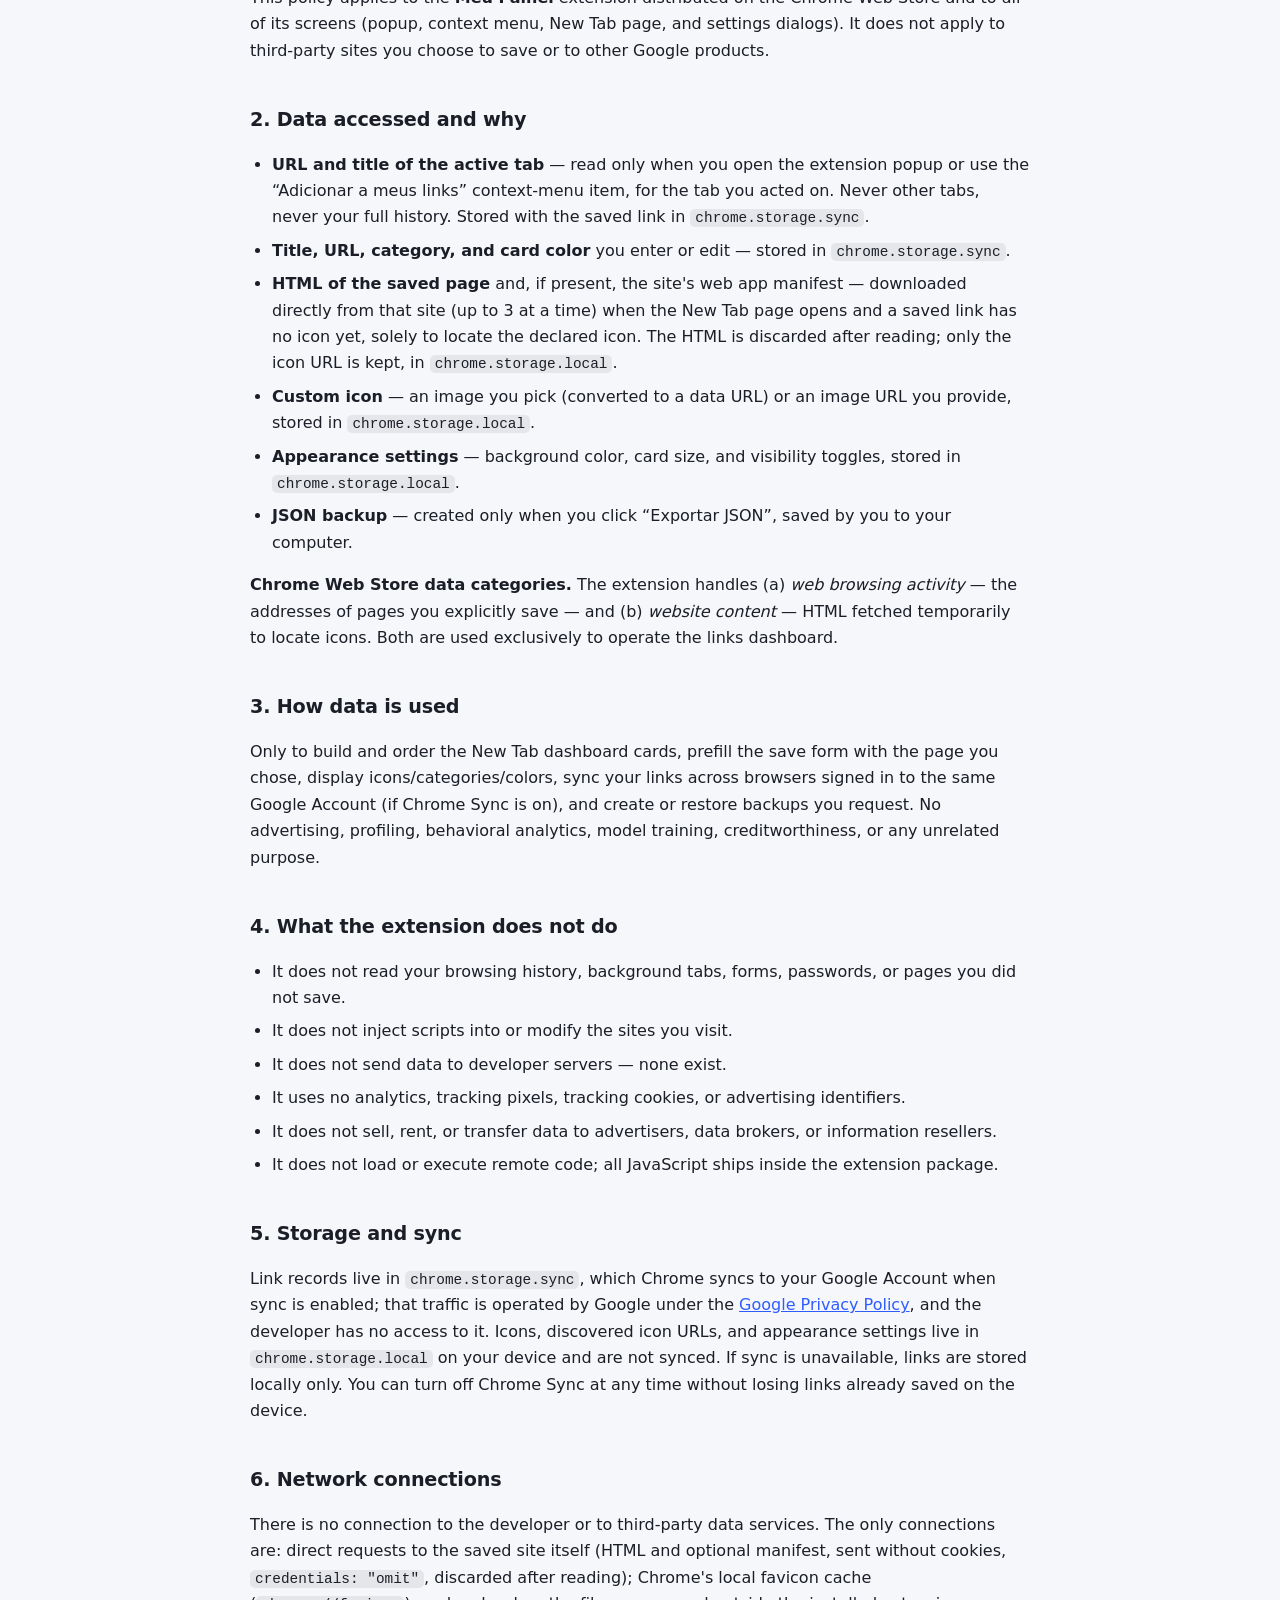
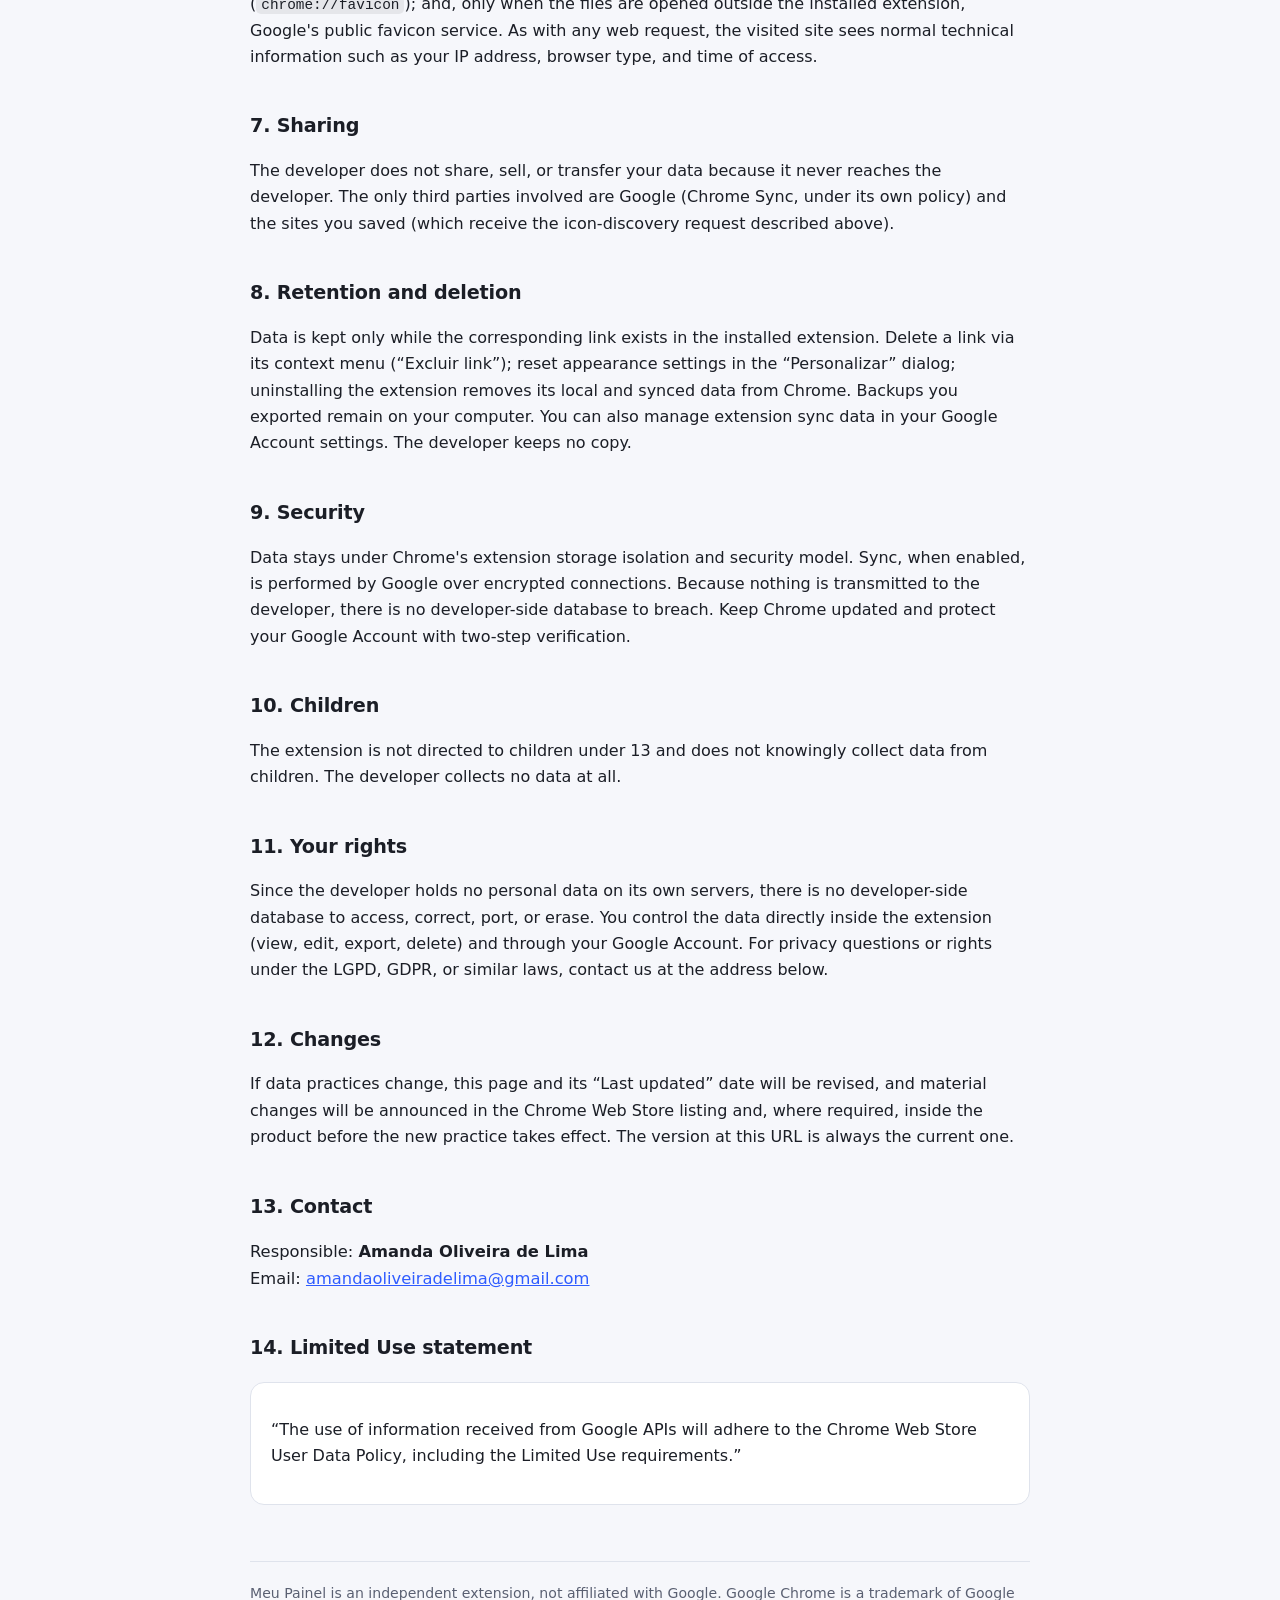
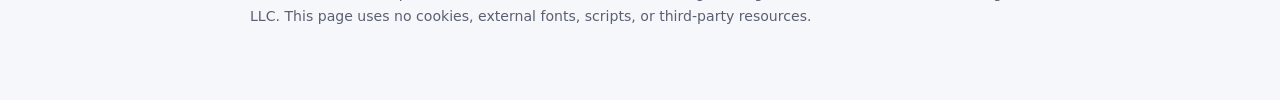
<file: privacy.html>
<!DOCTYPE html>
<html lang="pt-BR">
<head>
<meta charset="UTF-8" />
<meta name="viewport" content="width=device-width, initial-scale=1" />
<title>Política de Privacidade — Meu Painel</title>
<meta name="description" content="Política de privacidade da extensão Meu Painel: quais dados são acessados, onde ficam armazenados e como apagá-los." />

<style>
  :root {
    --bg: #f6f7fb;
    --card: #ffffff;
    --text: #1b1e26;
    --muted: #5a6072;
    --line: #dfe3ec;
    --accent: #2f5cff;
    --warn-bg: #eef3ff;
  }
  @media (prefers-color-scheme: dark) {
    :root {
      --bg: #0d0f14;
      --card: #151922;
      --text: #e8ebf3;
      --muted: #a3aabd;
      --line: #2a3040;
      --accent: #8fa8ff;
      --warn-bg: #1a2133;
    }
  }
  * { box-sizing: border-box; }
  html { -webkit-text-size-adjust: 100%; }
  body {
    margin: 0;
    padding: 40px 20px 72px;
    background: var(--bg);
    color: var(--text);
    font: 16px/1.65 system-ui, -apple-system, "Segoe UI", Roboto, Helvetica, Arial, sans-serif;
  }
  main { max-width: 780px; margin: 0 auto; }
  header { margin-bottom: 28px; }
  h1 { font-size: clamp(1.7rem, 4vw, 2.1rem); line-height: 1.2; margin: 0 0 8px; letter-spacing: -0.02em; }
  h2 { font-size: 1.2rem; margin: 40px 0 12px; letter-spacing: -0.01em; }
  h3 { font-size: 1rem; margin: 24px 0 6px; }
  p, li { color: var(--text); }
  .meta { color: var(--muted); font-size: 0.92rem; margin: 0; }
  .lead { font-size: 1.05rem; }
  .summary {
    background: var(--warn-bg);
    border: 1px solid var(--line);
    border-radius: 14px;
    padding: 18px 20px;
    margin: 28px 0 8px;
  }
  .summary h2 { margin: 0 0 8px; font-size: 1rem; text-transform: uppercase; letter-spacing: 0.06em; color: var(--muted); }
  .summary ul { margin: 0; padding-left: 20px; }
  .summary li { margin: 6px 0; }
  .table-wrap { overflow-x: auto; margin: 16px 0 8px; border: 1px solid var(--line); border-radius: 12px; }
  table { border-collapse: collapse; width: 100%; min-width: 560px; font-size: 0.95rem; background: var(--card); }
  th, td { text-align: left; vertical-align: top; padding: 12px 14px; border-bottom: 1px solid var(--line); }
  th { background: rgba(127, 127, 127, 0.08); font-size: 0.85rem; text-transform: uppercase; letter-spacing: 0.04em; color: var(--muted); }
  tr:last-child td { border-bottom: 0; }
  code { font: 0.9em/1.4 ui-monospace, SFMono-Regular, Menlo, Consolas, monospace; background: rgba(127, 127, 127, 0.14); padding: 1px 5px; border-radius: 5px; }
  ul, ol { padding-left: 22px; }
  li { margin: 7px 0; }
  a { color: var(--accent); }
  .box { background: var(--card); border: 1px solid var(--line); border-radius: 14px; padding: 18px 20px; margin: 18px 0; }
  .box h3 { margin-top: 0; }
  .contact { font-size: 1.02rem; }
  footer { margin-top: 56px; padding-top: 20px; border-top: 1px solid var(--line); color: var(--muted); font-size: 0.88rem; }
  .en { border-top: 1px solid var(--line); margin-top: 64px; padding-top: 8px; }
  .en h1 { font-size: clamp(1.5rem, 3.5vw, 1.8rem); }
  @media print {
    body { background: #fff; color: #000; padding: 0; }
    .summary, .box, table { background: #fff; }
    a { color: #000; }
  }
</style>
</head>
<body>
<main>

  <header>
    <h1>Política de Privacidade — Meu Painel</h1>
    <p class="meta">Extensão para Google Chrome · Versão 1.7.1 · Última atualização: 24 de novembro de 2026</p>
  </header>

  <p class="lead">
    O <strong>Meu Painel</strong> substitui a página de nova aba do Chrome por um painel pessoal de
    links favoritos. Esta política explica, de forma específica, quais informações a extensão acessa,
    para que elas são usadas, onde ficam armazenadas, com quem são compartilhadas e como você pode
    apagá-las.
  </p>

  <div class="summary">
    <h2>Resumo</h2>
    <ul>
      <li>Os dados ficam no seu próprio navegador: no armazenamento local do Chrome e, se você usa a
        sincronização do Chrome, na sua conta do Google.</li>
      <li>O desenvolvedor <strong>não opera servidores</strong> e não recebe, não vê e não vende seus dados.</li>
      <li>Não há anúncios, análises de uso (analytics), rastreadores, perfilamento ou código remoto.</li>
      <li>A extensão lê o endereço (URL) e o título de uma aba <strong>somente quando você manda salvar
        aquela página</strong>, e baixa o HTML de um site salvo apenas para descobrir o ícone declarado
        por ele.</li>
    </ul>
  </div>

  <h2>1. Escopo desta política</h2>
  <p>
    Esta política se aplica à extensão <strong>Meu Painel</strong> distribuída na Chrome Web Store e a
    todas as suas telas: popup, menu de contexto, página de nova aba e diálogos de personalização. Ela não se aplica a sites de terceiros que você decide salvar, nem a
    outros produtos do Google. Ao instalar e usar a extensão, você concorda com as práticas descritas
    aqui.
  </p>

  <h2>2. Quais dados a extensão acessa e por quê</h2>
  <p>
    A tabela abaixo descreve exatamente o que é acessado, em que momento e onde o dado fica. Não há
    coleta em segundo plano de páginas que você não escolheu salvar.
  </p>

  <div class="table-wrap">
    <table>
      <thead>
        <tr>
          <th>Dado</th>
          <th>Quando é acessado</th>
          <th>Onde fica</th>
        </tr>
      </thead>
      <tbody>
        <tr>
          <td><strong>Endereço (URL) e título da aba ativa</strong></td>
          <td>Somente quando você abre o popup da extensão ou usa o item “Adicionar a meus links” no menu
            de contexto. É a aba em que você clicou — nunca as outras abas, nunca o histórico completo.</td>
          <td>Junto do link salvo, em <code>chrome.storage.sync</code></td>
        </tr>
        <tr>
          <td><strong>Título, URL, categoria e cor do cartão</strong> que você digita ou edita</td>
          <td>Quando você salva ou edita um cartão</td>
          <td><code>chrome.storage.sync</code></td>
        </tr>
        <tr>
          <td><strong>Conteúdo HTML da página salva</strong> e, se existir, o <strong>manifesto do site</strong></td>
          <td>Quando a página de nova aba é aberta e algum link salvo ainda não tem ícone. A extensão faz
            uma requisição direta ao próprio site (até 3 por vez) para localizar o ícone declarado
            (<code>&lt;link rel="icon"&gt;</code>, <code>apple-touch-icon</code> ou manifesto). O HTML é
            descartado logo após a leitura; só a URL do ícone encontrado é guardada.</td>
          <td>Não é armazenado. Apenas a URL do ícone vai para <code>chrome.storage.local</code></td>
        </tr>
        <tr>
          <td><strong>Ícone personalizado</strong> (imagem escolhida por você ou URL de imagem informada)</td>
          <td>Quando você define um ícone no diálogo do link</td>
          <td><code>chrome.storage.local</code> (a imagem é convertida em <em>data URL</em> e não sai do
            dispositivo)</td>
        </tr>
        <tr>
          <td><strong>Ajustes de aparência</strong> (cor de fundo, tamanho dos quadros, o que exibir)</td>
          <td>Quando você salva as preferências</td>
          <td><code>chrome.storage.local</code></td>
        </tr>
        <tr>
          <td><strong>Backup em JSON</strong></td>
          <td>Somente quando você clica em “Exportar JSON”</td>
          <td>Arquivo salvo por você no seu computador</td>
        </tr>
      </tbody>
    </table>
  </div>

  <p>
    <strong>Categorias de dados na Chrome Web Store.</strong> Para os fins das declarações da Chrome Web
    Store, a extensão trata: (a) <em>atividade de navegação</em> — os endereços das páginas que você
    escolhe salvar; e (b) <em>conteúdo de sites</em> — o HTML baixado temporariamente para localizar o
    ícone. Ambos são usados exclusivamente para o funcionamento do painel de links.
  </p>

  <h2>3. Como esses dados são usados</h2>
  <ul>
    <li>Montar e ordenar os cartões da sua página de nova aba.</li>
    <li>Preencher automaticamente o formulário com o título e o endereço da página que você quer salvar.</li>
    <li>Exibir o ícone do site e as cores/categorias que você escolheu.</li>
    <li>Sincronizar seus links entre os navegadores em que você está conectado à mesma conta do Google
      (apenas se a sincronização do Chrome estiver ativada).</li>
    <li>Gerar e restaurar backups quando você pedir.</li>
  </ul>
  <p>
    Esses são os únicos usos. A extensão não usa os dados para publicidade, perfilamento, análise de
    comportamento, treinamento de modelos, concessão de crédito ou qualquer finalidade não relacionada ao
    painel de links.
  </p>

  <h2>4. O que a extensão não faz</h2>
  <ul>
    <li>Não lê o histórico de navegação, as abas em segundo plano, formulários, senhas ou o conteúdo de
      páginas que você não salvou.</li>
    <li>Não injeta scripts nem modifica os sites que você visita.</li>
    <li>Não envia dados para servidores do desenvolvedor — eles não existem.</li>
    <li>Não usa analytics, pixels, cookies de rastreamento ou identificadores de publicidade.</li>
    <li>Não vende, aluga ou transfere dados para anunciantes, corretores de dados ou revendedores de
      informações.</li>
    <li>Não carrega nem executa código remoto; todo o JavaScript vem do pacote da extensão.</li>
  </ul>

  <h2>5. Onde os dados ficam armazenados</h2>
  <ul>
    <li><strong><code>chrome.storage.sync</code></strong> — registros dos links (título, URL, categoria,
      cor, identificador e ordem). O Chrome sincroniza esse espaço com a sua conta do Google quando a
      sincronização está ativa. Esse tráfego é operado pelo Google e regido pela
      <a href="https://policies.google.com/privacy" target="_blank" rel="noopener noreferrer">Política de Privacidade do
      Google</a>. O desenvolvedor não tem acesso a esses dados.</li>
    <li><strong><code>chrome.storage.local</code></strong> — ícones personalizados, URLs de ícones
      descobertos automaticamente e ajustes de aparência. Ficam no seu dispositivo e não são
      sincronizados.</li>
    <li><strong>Backup JSON</strong> — só existe se você exportar; fica onde você salvar o arquivo.</li>
  </ul>
  <p>
    Se a sincronização do Chrome estiver indisponível, a extensão passa a gravar os links apenas no
    armazenamento local. Você pode desativar a sincronização a qualquer momento nas configurações da sua
    conta do Google, sem perder os links já salvos no dispositivo.
  </p>

  <h2>6. Conexões de rede</h2>
  <p>
    A extensão não se comunica com o desenvolvedor nem com serviços de terceiros para coletar dados.
    Existem apenas estas conexões, todas necessárias ao funcionamento:
  </p>
  <ul>
    <li><strong>Requisições diretas ao site que você salvou.</strong> Ao abrir a nova aba, para links
      ainda sem ícone, a extensão baixa o HTML da própria página e, se houver, o manifesto do site, para
      descobrir o ícone declarado. Essas requisições partem do seu navegador para o site em questão,
      <strong>sem enviar cookies</strong> (<code>credentials: "omit"</code>) e sem incluir qualquer dado
      seu além do necessário para a requisição. O conteúdo é descartado após a leitura.</li>
    <li><strong>Cache de favicons do Chrome.</strong> Os ícones exibidos nos cartões vêm do cache local de
      favicons do navegador (<code>chrome://favicon</code>), sem requisição externa.</li>
    <li><strong>Serviço de favicons do Google (apenas fora do modo extensão).</strong> Se os arquivos da
      página forem abertos como um site comum, e não como extensão, os ícones podem ser carregados do
      serviço público de favicons do Google. Na extensão instalada, isso não acontece.</li>
  </ul>
  <p>
    Como toda navegação na web, essas conexões diretas expõem ao site visitado informações técnicas
    normais do seu navegador (endereço IP, tipo de navegador e horário do acesso). Esse é o mesmo tipo de
    acesso que ocorre quando você abre o site normalmente.
  </p>

  <h2>7. Compartilhamento com terceiros</h2>
  <p>
    O desenvolvedor não compartilha, vende nem transfere seus dados, porque não os recebe. Os únicos
    terceiros envolvidos são:
  </p>
  <ul>
    <li><strong>Google</strong> — quando você usa a sincronização do Chrome, conforme a política de
      privacidade do Google.</li>
    <li><strong>Os próprios sites salvos</strong> — que recebem a requisição descrita no item 6 para que
      o ícone possa ser localizado.</li>
  </ul>

  <h2>8. Retenção e exclusão</h2>
  <ul>
    <li><strong>Apagar um link:</strong> clique com o botão direito no cartão e escolha “Excluir link”.
      O registro e o ícone correspondente são removidos do armazenamento.</li>
    <li><strong>Restaurar padrão:</strong> no diálogo “Personalizar”, isso apaga os ajustes de aparência.</li>
    <li><strong>Desinstalar a extensão:</strong> o Chrome remove os dados da extensão, tanto no
      armazenamento local quanto no sincronizado. Backups exportados por você continuam no seu
      computador.</li>
    <li><strong>Conta do Google:</strong> você pode gerenciar ou limpar os dados de sincronização das
      extensões nas configurações da sua conta.</li>
  </ul>
  <p>
    O prazo de retenção é o tempo em que o link existir na extensão instalada. Não há cópia mantida pelo
    desenvolvedor.
  </p>

  <h2>9. Segurança</h2>
  <p>
    Os dados permanecem sob o modelo de segurança do próprio navegador: o armazenamento de extensões é
    isolado por origem e protegido pelo Chrome. A sincronização, quando ativa, é feita pelo Google por
    conexões criptografadas. Nenhum dado é transmitido ao desenvolvedor, de modo que não há base de dados
    nossa para ser vazada. Recomendamos manter o Chrome atualizado e proteger sua conta do Google com
    verificação em duas etapas.
  </p>

  <h2>10. Crianças</h2>
  <p>
    A extensão não é direcionada a crianças menores de 13 anos e não coleta intencionalmente dados de
    crianças. Como não há coleta pelo desenvolvedor, não mantemos informações de idade ou de menores.
  </p>

  <h2>11. Seus direitos (LGPD, GDPR e leis semelhantes)</h2>
  <p>
    Como o desenvolvedor não recebe nem armazena dados pessoais em servidores próprios, não existe base
    de dados nossa para acesso, correção, portabilidade ou eliminação. Você exerce controle direto sobre
    as informações: pode ver, editar, exportar e excluir cada link e ajuste dentro da extensão, e
    gerenciar a sincronização na sua conta do Google. Ainda assim, se tiver dúvidas sobre privacidade ou
    quiser exercer um direito previsto na LGPD (Lei nº 13.709/2018), no GDPR ou em outra lei aplicável,
    escreva para o contato abaixo e responderemos.
  </p>

  <h2>12. Alterações nesta política</h2>
  <p>
    Se as práticas de dados mudarem (por exemplo, com uma nova funcionalidade que acesse outros dados),
    esta página será atualizada e a data de “Última atualização” será alterada. Mudanças relevantes serão
    comunicadas na descrição da extensão na Chrome Web Store e, quando exigido, dentro do próprio produto
    antes de a nova prática entrar em vigor. A versão publicada nesta URL é sempre a versão vigente.
  </p>

  <h2>13. Contato</h2>
  <p class="contact">
    Responsável: <strong>Amanda Oliveira de Lima</strong><br />
    E-mail: <a href="mailto:amandaoliveiradelima@gmail.com">amandaoliveiradelima@gmail.com</a>
  </p>
  <p>
    Respondemos em até 30 dias. Para agilizar, informe que se trata da extensão Meu Painel e a versão
    instalada (visível em <code>chrome://extensions</code>).
  </p>

  <h2>14. Declaração de Uso Limitado</h2>
  <div class="box">
    <p>
      O uso das informações recebidas das APIs do Google seguirá a Política de Dados do Usuário da Chrome
      Web Store, incluindo os requisitos de Uso Limitado.
    </p>
    <p lang="en">
      <em>“The use of information received from Google APIs will adhere to the Chrome Web Store User Data
      Policy, including the Limited Use requirements.”</em>
    </p>
  </div>

  <footer>
    Meu Painel é uma extensão independente, sem vínculo com o Google. Google Chrome é uma marca do
    Google LLC. Esta página não usa cookies, fontes externas, scripts ou recursos de terceiros.
  </footer>

  <section class="en" lang="en">
    <h1>Privacy Policy — Meu Painel (English)</h1>
    <p class="meta">Chrome extension · Version 1.7.1 · Last updated: November 24, 2026</p>

    <p class="lead">
      <strong>Meu Painel</strong> replaces Chrome's New Tab page with a personal dashboard of saved
      links. This policy explains what information the extension accesses, why, where it is stored, with
      whom it is shared, and how you can delete it.
    </p>

    <div class="summary">
      <h2>Summary</h2>
      <ul>
        <li>Your data stays in your own browser: Chrome's local storage and, if you use Chrome Sync,
          your Google Account.</li>
        <li>The developer runs <strong>no servers</strong> and never receives, sees, or sells your data.</li>
        <li>No ads, analytics, trackers, profiling, or remote code.</li>
        <li>The extension reads a tab's URL and title <strong>only when you ask to save that page</strong>,
          and downloads a saved site's HTML only to discover the icon that site declares.</li>
      </ul>
    </div>

    <h2>1. Scope</h2>
    <p>
      This policy applies to the <strong>Meu Painel</strong> extension distributed on the Chrome Web
      Store and to all of its screens (popup, context menu, New Tab page, and settings dialogs). It does
      not apply to third-party sites you choose to save or to other Google products.
    </p>

    <h2>2. Data accessed and why</h2>
    <ul>
      <li><strong>URL and title of the active tab</strong> — read only when you open the extension popup
        or use the “Adicionar a meus links” context-menu item, for the tab you acted on. Never other
        tabs, never your full history. Stored with the saved link in <code>chrome.storage.sync</code>.</li>
      <li><strong>Title, URL, category, and card color</strong> you enter or edit — stored in
        <code>chrome.storage.sync</code>.</li>
      <li><strong>HTML of the saved page</strong> and, if present, the site's web app manifest —
        downloaded directly from that site (up to 3 at a time) when the New Tab page opens and a saved
        link has no icon yet, solely to locate the declared icon. The HTML is discarded after reading;
        only the icon URL is kept, in <code>chrome.storage.local</code>.</li>
      <li><strong>Custom icon</strong> — an image you pick (converted to a data URL) or an image URL you
        provide, stored in <code>chrome.storage.local</code>.</li>
      <li><strong>Appearance settings</strong> — background color, card size, and visibility toggles,
        stored in <code>chrome.storage.local</code>.</li>
      <li><strong>JSON backup</strong> — created only when you click “Exportar JSON”, saved by you to
        your computer.</li>
    </ul>
    <p>
      <strong>Chrome Web Store data categories.</strong> The extension handles (a) <em>web browsing
      activity</em> — the addresses of pages you explicitly save — and (b) <em>website content</em> —
      HTML fetched temporarily to locate icons. Both are used exclusively to operate the links
      dashboard.
    </p>

    <h2>3. How data is used</h2>
    <p>
      Only to build and order the New Tab dashboard cards, prefill the save form with the page you chose,
      display icons/categories/colors, sync your links across browsers signed in to the same Google
      Account (if Chrome Sync is on), and create or restore backups you request. No advertising,
      profiling, behavioral analytics, model training, creditworthiness, or any unrelated purpose.
    </p>

    <h2>4. What the extension does not do</h2>
    <ul>
      <li>It does not read your browsing history, background tabs, forms, passwords, or pages you did
        not save.</li>
      <li>It does not inject scripts into or modify the sites you visit.</li>
      <li>It does not send data to developer servers — none exist.</li>
      <li>It uses no analytics, tracking pixels, tracking cookies, or advertising identifiers.</li>
      <li>It does not sell, rent, or transfer data to advertisers, data brokers, or information
        resellers.</li>
      <li>It does not load or execute remote code; all JavaScript ships inside the extension package.</li>
    </ul>

    <h2>5. Storage and sync</h2>
    <p>
      Link records live in <code>chrome.storage.sync</code>, which Chrome syncs to your Google Account
      when sync is enabled; that traffic is operated by Google under the
      <a href="https://policies.google.com/privacy" target="_blank" rel="noopener noreferrer">Google Privacy Policy</a>,
      and the developer has no access to it. Icons, discovered icon URLs, and appearance settings live in
      <code>chrome.storage.local</code> on your device and are not synced. If sync is unavailable, links
      are stored locally only. You can turn off Chrome Sync at any time without losing links already
      saved on the device.
    </p>

    <h2>6. Network connections</h2>
    <p>
      There is no connection to the developer or to third-party data services. The only connections are:
      direct requests to the saved site itself (HTML and optional manifest, sent without cookies,
      <code>credentials: "omit"</code>, discarded after reading); Chrome's local favicon cache
      (<code>chrome://favicon</code>); and, only when the files are opened outside the installed
      extension, Google's public favicon service. As with any web request, the visited site sees normal
      technical information such as your IP address, browser type, and time of access.
    </p>

    <h2>7. Sharing</h2>
    <p>
      The developer does not share, sell, or transfer your data because it never reaches the developer.
      The only third parties involved are Google (Chrome Sync, under its own policy) and the sites you
      saved (which receive the icon-discovery request described above).
    </p>

    <h2>8. Retention and deletion</h2>
    <p>
      Data is kept only while the corresponding link exists in the installed extension. Delete a link via
      its context menu (“Excluir link”); reset appearance settings in the “Personalizar” dialog;
      uninstalling the extension removes its local and synced data from Chrome. Backups you exported
      remain on your computer. You can also manage extension sync data in your Google Account settings.
      The developer keeps no copy.
    </p>

    <h2>9. Security</h2>
    <p>
      Data stays under Chrome's extension storage isolation and security model. Sync, when enabled, is
      performed by Google over encrypted connections. Because nothing is transmitted to the developer,
      there is no developer-side database to breach. Keep Chrome updated and protect your Google Account
      with two-step verification.
    </p>

    <h2>10. Children</h2>
    <p>
      The extension is not directed to children under 13 and does not knowingly collect data from
      children. The developer collects no data at all.
    </p>

    <h2>11. Your rights</h2>
    <p>
      Since the developer holds no personal data on its own servers, there is no developer-side database
      to access, correct, port, or erase. You control the data directly inside the extension (view, edit,
      export, delete) and through your Google Account. For privacy questions or rights under the LGPD,
      GDPR, or similar laws, contact us at the address below.
    </p>

    <h2>12. Changes</h2>
    <p>
      If data practices change, this page and its “Last updated” date will be revised, and material
      changes will be announced in the Chrome Web Store listing and, where required, inside the product
      before the new practice takes effect. The version at this URL is always the current one.
    </p>

    <h2>13. Contact</h2>
    <p class="contact">
      Responsible: <strong>Amanda Oliveira de Lima</strong><br />
      Email: <a href="mailto:amandaoliveiradelima@gmail.com">amandaoliveiradelima@gmail.com</a>
    </p>

    <h2>14. Limited Use statement</h2>
    <div class="box">
      <p>
        “The use of information received from Google APIs will adhere to the Chrome Web Store User Data
        Policy, including the Limited Use requirements.”
      </p>
    </div>

    <footer>
      Meu Painel is an independent extension, not affiliated with Google. Google Chrome is a trademark of
      Google LLC. This page uses no cookies, external fonts, scripts, or third-party resources.
    </footer>
  </section>

</main>
</body>
</html>
</file>
<file: style.css>
:root {
  color-scheme: dark;
  --bg: #0d0f14;
  --bg-glow: rgba(91, 140, 255, 0.15);
  --card: #171a21;
  --card-hover: #1e222b;
  --border: #262b36;
  --border-strong: #313848;
  --surface-2: #232836;
  --overlay: rgba(13, 15, 20, 0.8);
  --text: #e9ebf0;
  --muted: #8b93a7;
  --accent: #5b8cff;
  --danger: #ff6b6b;
  --card-min: 180px;
}

:root.light {
  color-scheme: light;
  --card: #ffffff;
  --card-hover: #f3f5f9;
  --border: #dde2ec;
  --border-strong: #c4ccda;
  --surface-2: #eef1f6;
  --overlay: rgba(255, 255, 255, 0.85);
  --text: #1a1e27;
  --muted: #5d6679;
}

* {
  box-sizing: border-box;
}

body {
  margin: 0;
  min-height: 100vh;
  background:
    radial-gradient(1200px 600px at 50% -10%, var(--bg-glow), transparent 60%),
    var(--bg);
  color: var(--text);
  font-family: system-ui, -apple-system, "Segoe UI", Roboto, sans-serif;
}

.page {
  max-width: 1080px;
  margin: 0 auto;
  padding: 48px 24px 64px;
}

.topbar {
  display: flex;
  align-items: center;
  justify-content: space-between;
  margin-bottom: 28px;
}

.brand {
  display: flex;
  align-items: center;
  gap: 10px;
}

.gear-btn {
  display: inline-flex;
  align-items: center;
  justify-content: center;
  width: 32px;
  height: 32px;
  padding: 0;
  border: 1px solid var(--border);
  border-radius: 10px;
  background: transparent;
  color: var(--muted);
  transition: background 0.15s, border-color 0.15s, color 0.15s;
}

.gear-btn:hover {
  background: var(--card);
  border-color: var(--border-strong);
  color: var(--text);
}

h1 {
  margin: 0;
  font-size: 22px;
  letter-spacing: 0.2px;
}

.chips {
  display: flex;
  flex-wrap: wrap;
  gap: 8px;
  margin-bottom: 22px;
}

.chips[hidden] {
  display: none;
}

.chip {
  padding: 6px 14px;
  border: 1px solid var(--border);
  border-radius: 999px;
  background: transparent;
  color: var(--muted);
  font-size: 13px;
}

.chip:hover {
  color: var(--text);
  border-color: var(--border-strong);
}

.chip.active {
  border-color: var(--accent);
  background: rgba(91, 140, 255, 0.15);
  color: var(--text);
}

button {
  font: inherit;
  cursor: pointer;
}

.primary {
  background: var(--accent);
  color: #fff;
  border: none;
  border-radius: 10px;
  padding: 10px 16px;
  font-weight: 600;
}

.primary:hover {
  filter: brightness(1.1);
}

.grid {
  display: grid;
  grid-template-columns: repeat(auto-fill, minmax(var(--card-min, 180px), 1fr));
  gap: clamp(6px, calc(var(--card-min, 180px) * 0.078), 14px);
}

.card {
  position: relative;
  background: var(--card-bg, var(--card));
  border: 1px solid var(--border);
  border-radius: 14px;
  transition: background 0.15s, transform 0.15s, border-color 0.15s;
}

.card:hover {
  background: var(--card-bg-hover, var(--card-hover));
  border-color: var(--border-strong);
  transform: translateY(-2px);
}

.card.dragging {
  opacity: 0.35;
  transform: none;
}

.add-card {
  display: flex;
  flex-direction: column;
  align-items: center;
  gap: clamp(4px, calc(var(--card-min, 180px) * 0.067), 12px);
  padding: clamp(6px, calc(var(--card-min, 180px) * 0.1), 18px)
    clamp(4px, calc(var(--card-min, 180px) * 0.089), 16px)
    clamp(6px, calc(var(--card-min, 180px) * 0.089), 16px);
  background: transparent;
  border: 1px dashed var(--border-strong);
  border-radius: clamp(8px, calc(var(--card-min, 180px) * 0.078), 14px);
  font: inherit;
  color: var(--muted);
  cursor: pointer;
  transition: background 0.15s, border-color 0.15s, color 0.15s, transform 0.15s;
}

.add-card:hover {
  background: rgba(91, 140, 255, 0.07);
  border-color: var(--accent);
  color: var(--text);
  transform: translateY(-2px);
}

.add-card .avatar {
  background: rgba(91, 140, 255, 0.08);
  color: var(--accent);
  font-size: clamp(16px, calc(var(--card-min, 180px) * 0.256), 46px);
  font-weight: 300;
}

.add-card:hover .avatar {
  background: rgba(91, 140, 255, 0.16);
}

.add-label {
  font-size: clamp(9px, calc(var(--card-min, 180px) * 0.078), 14px);
  font-weight: 600;
}

.card-link {
  display: flex;
  flex-direction: column;
  align-items: center;
  gap: clamp(4px, calc(var(--card-min, 180px) * 0.067), 12px);
  padding: clamp(6px, calc(var(--card-min, 180px) * 0.1), 18px)
    clamp(4px, calc(var(--card-min, 180px) * 0.089), 16px)
    clamp(6px, calc(var(--card-min, 180px) * 0.089), 16px);
  text-decoration: none;
  color: var(--card-text, inherit);
}

.avatar {
  position: relative;
  display: flex;
  align-items: center;
  justify-content: center;
  width: 80%;
  aspect-ratio: 1 / 1;
  border-radius: 18%;
  background: var(--avatar-bg, var(--surface-2));
  color: var(--muted);
  font-size: clamp(12px, calc(var(--card-min, 180px) * 0.189), 34px);
  font-weight: 600;
  overflow: hidden;
}

.favicon {
  position: absolute;
  inset: 0;
  width: 100%;
  height: 100%;
  padding: 6%;
  object-fit: contain;
}

.title {
  max-width: 100%;
  font-size: clamp(10px, calc(var(--card-min, 180px) * 0.089), 16px);
  font-weight: 600;
  text-align: center;
  white-space: nowrap;
  overflow: hidden;
  text-overflow: ellipsis;
}

.host {
  max-width: 100%;
  color: var(--muted);
  font-size: clamp(8px, calc(var(--card-min, 180px) * 0.067), 12px);
  text-align: center;
  white-space: nowrap;
  overflow: hidden;
  text-overflow: ellipsis;
}

.tag {
  padding: clamp(1px, calc(var(--card-min, 180px) * 0.011), 2px)
    clamp(4px, calc(var(--card-min, 180px) * 0.044), 8px);
  border-radius: 999px;
  background: var(--tag-bg, rgba(91, 140, 255, 0.12));
  color: var(--tag-color, var(--accent));
  font-size: clamp(8px, calc(var(--card-min, 180px) * 0.061), 11px);
}

:root.hide-icons .card .avatar {
  display: none;
}

:root.hide-titles .card .title {
  display: none;
}

:root.hide-hosts .card .host {
  display: none;
}

.card-actions {
  position: absolute;
  top: clamp(3px, calc(var(--card-min, 180px) * 0.044), 8px);
  right: clamp(3px, calc(var(--card-min, 180px) * 0.044), 8px);
  display: flex;
  gap: 4px;
  opacity: 0;
  transition: opacity 0.15s;
}

.card:hover .card-actions,
.card:focus-within .card-actions {
  opacity: 1;
}

.icon-btn {
  display: flex;
  align-items: center;
  justify-content: center;
  width: clamp(18px, calc(var(--card-min, 180px) * 0.144), 26px);
  height: clamp(18px, calc(var(--card-min, 180px) * 0.144), 26px);
  border: 1px solid var(--border);
  border-radius: clamp(6px, calc(var(--card-min, 180px) * 0.044), 8px);
  background: var(--overlay);
  color: var(--muted);
  font-size: clamp(10px, calc(var(--card-min, 180px) * 0.072), 13px);
  line-height: 1;
}

.icon-btn:hover {
  background: var(--surface-2);
  color: var(--text);
}

.context-menu {
  position: fixed;
  z-index: 40;
  min-width: 190px;
  padding: 4px;
  background: var(--card);
  border: 1px solid var(--border);
  border-radius: 10px;
  box-shadow: 0 10px 30px rgba(0, 0, 0, 0.45);
}

.context-menu button {
  display: block;
  width: 100%;
  padding: 8px 12px;
  border: none;
  border-radius: 8px;
  background: transparent;
  color: var(--text);
  font-size: 13px;
  text-align: left;
}

.context-menu button:hover {
  background: var(--surface-2);
}

.context-menu button.danger {
  color: var(--danger);
}

.empty {
  margin-top: 80px;
  text-align: center;
  color: var(--muted);
  line-height: 1.7;
}

dialog {
  width: min(420px, calc(100vw - 48px));
  max-height: calc(100vh - 48px);
  overflow-y: auto;
  padding: 24px;
  border: 1px solid var(--border);
  border-radius: 16px;
  background: var(--card);
  color: var(--text);
}

dialog::backdrop {
  background: rgba(0, 0, 0, 0.55);
  backdrop-filter: blur(2px);
}

dialog h2 {
  margin: 0 0 18px;
  font-size: 18px;
}

#form {
  display: flex;
  flex-direction: column;
  gap: 14px;
}

label {
  display: flex;
  flex-direction: column;
  gap: 6px;
  font-size: 13px;
  color: var(--muted);
}

input {
  font: inherit;
  color: var(--text);
  background: var(--bg);
  border: 1px solid var(--border);
  border-radius: 10px;
  padding: 10px 12px;
}

input:focus {
  outline: 2px solid var(--accent);
  outline-offset: -1px;
  border-color: transparent;
}

.icon-field {
  display: flex;
  flex-direction: column;
  gap: 8px;
}

.field-label {
  font-size: 13px;
  color: var(--muted);
}

.icon-row {
  display: flex;
  align-items: center;
  gap: 12px;
}

.avatar.preview {
  width: 64px;
  height: 64px;
  border-radius: 18px;
  font-size: 24px;
  flex-shrink: 0;
}

.avatar.preview .favicon {
  padding: 10%;
}

.icon-controls {
  display: flex;
  flex-direction: column;
  gap: 8px;
  flex: 1;
  min-width: 0;
}

.icon-file-row {
  display: flex;
  gap: 8px;
}

.file-btn {
  display: inline-flex;
  flex-direction: row;
  align-items: center;
  justify-content: center;
  gap: 0;
  padding: 8px 12px;
  border: 1px solid var(--border);
  border-radius: 10px;
  color: var(--text);
  font-size: 13px;
  cursor: pointer;
}

.file-btn:hover {
  border-color: var(--border-strong);
}

.ghost {
  font: inherit;
  font-size: 13px;
  cursor: pointer;
  padding: 8px 12px;
  border: 1px solid var(--border);
  border-radius: 10px;
  background: transparent;
  color: var(--muted);
}

.ghost:hover {
  color: var(--text);
}

.actions {
  display: flex;
  justify-content: flex-end;
  gap: 8px;
  margin-top: 6px;
}

.actions button[type="button"] {
  background: transparent;
  color: var(--muted);
  border: 1px solid var(--border);
  border-radius: 10px;
  padding: 10px 16px;
}

.actions button[type="button"]:hover {
  color: var(--text);
}

#settings-form {
  display: flex;
  flex-direction: column;
  gap: 16px;
}

.settings-field {
  display: flex;
  flex-direction: column;
  gap: 8px;
}

.settings-privacy {
  margin: -4px 0 0;
  font-size: 12px;
}

.settings-privacy a {
  color: var(--muted);
  text-decoration: none;
  border-bottom: 1px solid transparent;
}

.settings-privacy a:hover {
  color: var(--text);
  border-bottom-color: var(--border-strong);
}

.color-row {
  display: flex;
  align-items: center;
  gap: 10px;
}

.color-row input[type="text"] {
  flex: 1;
  min-width: 0;
  text-transform: uppercase;
}

.color-row .ghost {
  flex-shrink: 0;
}

input[type="color"] {
  flex-shrink: 0;
  width: 52px;
  height: 40px;
  padding: 4px;
  background: var(--bg);
  border: 1px solid var(--border);
  border-radius: 10px;
  cursor: pointer;
}

input[type="color"]::-webkit-color-swatch-wrapper {
  padding: 0;
}

input[type="color"]::-webkit-color-swatch {
  border: none;
  border-radius: 6px;
}

input[type="range"] {
  width: 100%;
  height: 28px;
  padding: 0;
  background: transparent;
  border: none;
  accent-color: var(--accent);
  cursor: pointer;
}

input[type="range"]:focus {
  outline: none;
}

.range-header {
  display: flex;
  align-items: center;
  justify-content: space-between;
  gap: 12px;
}

.range-value {
  color: var(--text);
  font-size: 13px;
  font-variant-numeric: tabular-nums;
}

#settings-reset {
  margin-right: auto;
}

.toggle-list {
  display: flex;
  flex-direction: column;
  gap: 8px;
}

.toggle-row {
  display: flex;
  align-items: center;
  justify-content: space-between;
  gap: 12px;
}

.toggle-label {
  color: var(--text);
  font-size: 13px;
}

.toggle-btn {
  position: relative;
  flex-shrink: 0;
  width: 46px;
  height: 26px;
  padding: 0;
  border: 1px solid var(--border);
  border-radius: 999px;
  background: var(--surface-2);
  transition: background 0.15s, border-color 0.15s;
}

.toggle-btn::before {
  content: "";
  position: absolute;
  top: 3px;
  left: 3px;
  width: 18px;
  height: 18px;
  border-radius: 50%;
  background: var(--muted);
  transition: transform 0.15s, background 0.15s;
}

.toggle-btn:hover {
  border-color: var(--border-strong);
}

.toggle-btn[aria-checked="true"] {
  border-color: var(--accent);
  background: var(--accent);
}

.toggle-btn[aria-checked="true"]::before {
  transform: translateX(20px);
  background: #fff;
}

.toggle-btn:focus-visible {
  outline: 2px solid var(--accent);
  outline-offset: 2px;
}

.backup-row {
  display: flex;
  flex-wrap: wrap;
  gap: 8px;
}

.backup-row .ghost {
  flex: 1;
  min-width: 130px;
}

.backup-status {
  margin: 0;
  color: var(--muted);
  font-size: 12px;
  line-height: 1.5;
}

.backup-status.ok {
  color: var(--accent);
}

.backup-status.error {
  color: var(--danger);
}
</file>
<file: popup.css>
:root {
  color-scheme: dark;
  --bg: #0d0f14;
  --card: #171a21;
  --border: #262b36;
  --text: #e9ebf0;
  --muted: #8b93a7;
  --accent: #5b8cff;
}

* {
  box-sizing: border-box;
}

body {
  width: 320px;
  margin: 0;
  background: var(--bg);
  color: var(--text);
  font-family: system-ui, -apple-system, "Segoe UI", Roboto, sans-serif;
}

#form {
  display: flex;
  flex-direction: column;
  gap: 12px;
  padding: 16px;
}

h1 {
  margin: 0 0 2px;
  font-size: 14px;
  font-weight: 600;
}

label {
  display: flex;
  flex-direction: column;
  gap: 6px;
  font-size: 12px;
  color: var(--muted);
}

input {
  font: inherit;
  color: var(--text);
  background: var(--bg);
  border: 1px solid var(--border);
  border-radius: 10px;
  padding: 9px 12px;
}

input:focus {
  outline: 2px solid var(--accent);
  outline-offset: -1px;
  border-color: transparent;
}

.primary {
  font: inherit;
  font-weight: 600;
  cursor: pointer;
  color: #fff;
  background: var(--accent);
  border: none;
  border-radius: 10px;
  padding: 10px 16px;
}

.primary:hover {
  filter: brightness(1.1);
}

.primary:disabled {
  opacity: 0.5;
  cursor: default;
}

.privacy-note {
  margin: -2px 0 0;
  font-size: 11px;
  line-height: 1.45;
  color: var(--muted);
}

.status {
  min-height: 16px;
  margin: 0;
  font-size: 12px;
  color: var(--muted);
}

.status.ok {
  color: #7ee2a8;
}

.status.warn {
  color: #ffc46b;
}
</file>
